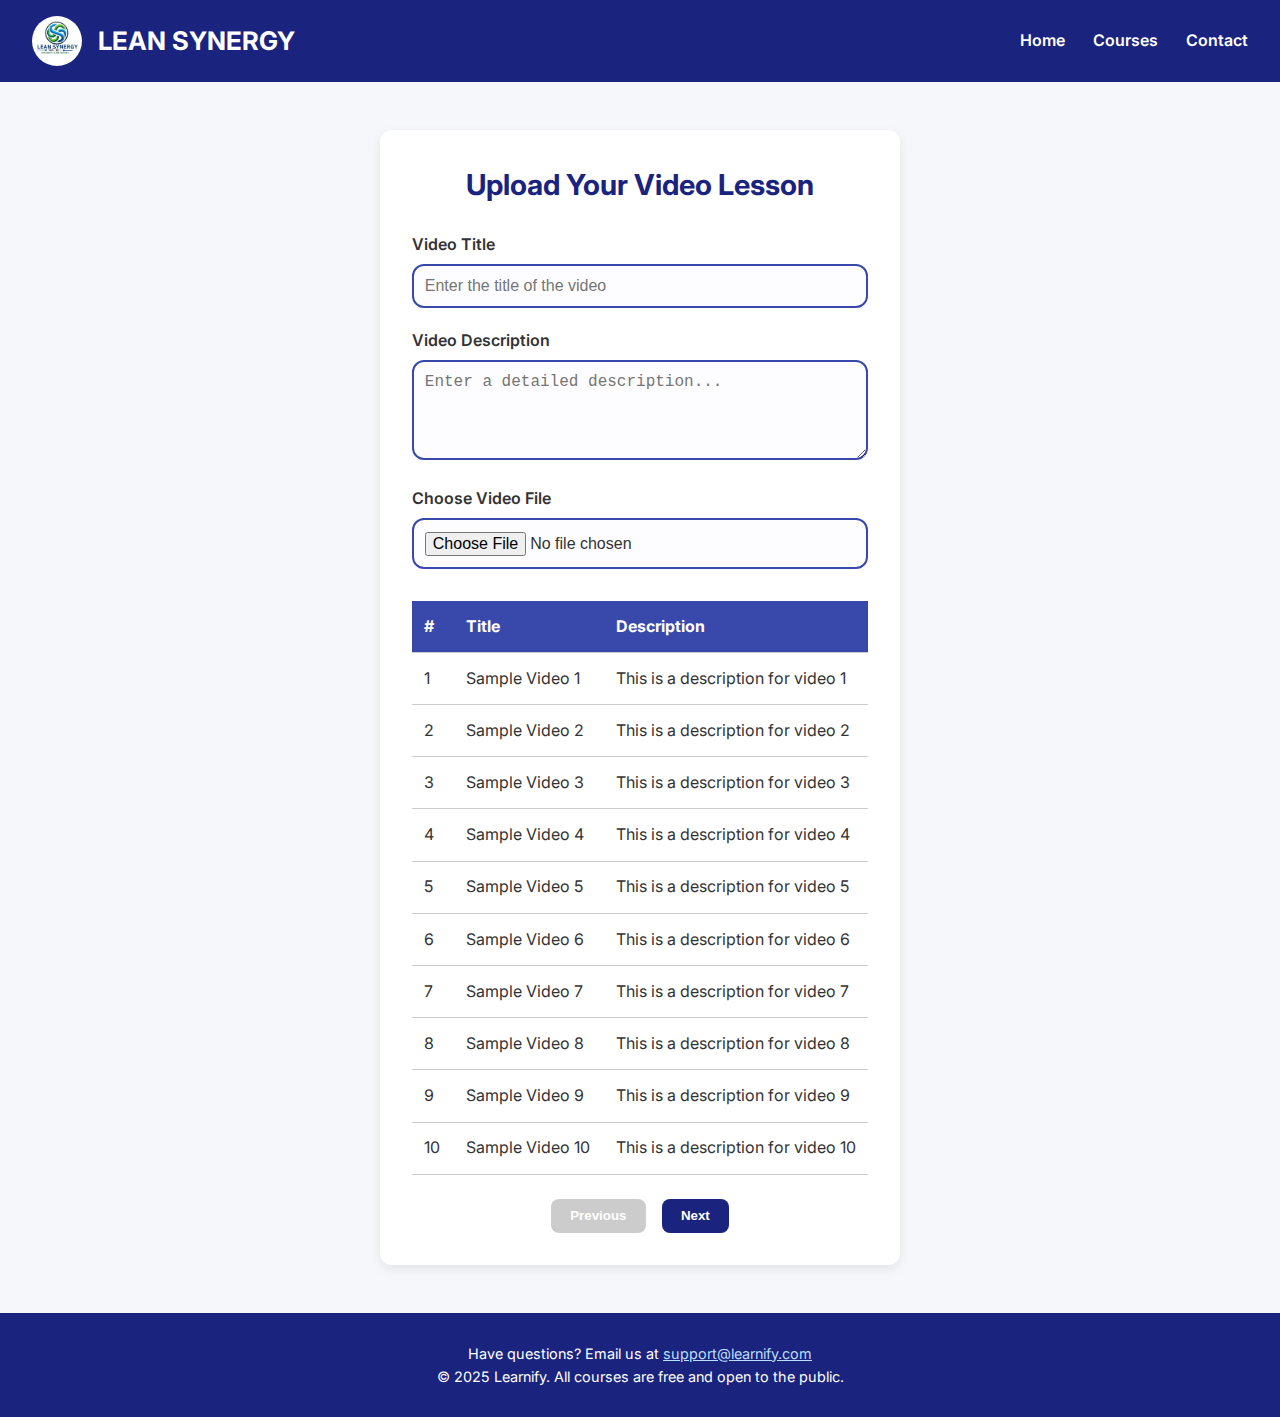
<file: admin.html>
<!DOCTYPE html>
<html lang="en">
<head>
  <meta charset="UTF-8" />
  <meta name="viewport" content="width=device-width, initial-scale=1" />
  <title>ProConsult Admin - Upload Videos</title>
  <link href="https://fonts.googleapis.com/css2?family=Inter:wght@400;600;700&display=swap" rel="stylesheet" />
  <style>
    :root {
      --primary-color: #1a237e;
      --accent-color: #3949ab;
      --light-bg: #f5f7fa;
      --text-color: #333;
      --border-radius: 12px;
      --shadow: 0 4px 12px rgba(0, 0, 0, 0.08);
    }

    * {
      margin: 0;
      padding: 0;
      box-sizing: border-box;
    }

    body {
      font-family: 'Inter', sans-serif;
      color: var(--text-color);
      background: var(--light-bg);
      line-height: 1.6;
      display: flex;
      flex-direction: column;
      min-height: 100vh;
    }

    header {
      background: var(--primary-color);
      color: #fff;
      padding: 1rem 2rem;
      display: flex;
      justify-content: space-between;
      align-items: center;
      flex-wrap: wrap;
    }

    .logo-container {
      display: flex;
      align-items: center;
    }

    .logo-container img {
      height: 50px;
      width: 50px;
      margin-right: 1rem;
      border-radius: 50%;
      object-fit: cover;
    }

    header h1 {
      font-size: 1.6rem;
    }

    nav a {
      color: #fff;
      margin-left: 1.5rem;
      text-decoration: none;
      font-weight: 600;
      transition: color 0.3s ease;
    }

    nav a:hover {
      color: var(--accent-color);
    }

    main {
      max-width: 900px;
      margin: 3rem auto;
      padding: 2rem;
      background: #fff;
      border-radius: var(--border-radius);
      box-shadow: var(--shadow);
    }

    main h2 {
      font-size: 1.8rem;
      color: var(--primary-color);
      margin-bottom: 1.5rem;
      text-align: center;
    }

    label {
      display: block;
      margin-top: 1.2rem;
      margin-bottom: 0.4rem;
      font-weight: 600;
      color: #333;
    }

    input[type="text"],
    textarea,
    input[type="file"] {
      width: 100%;
      padding: 0.7rem;
      border: 2px solid var(--accent-color);
      border-radius: var(--border-radius);
      font-size: 1rem;
      background: #fdfdff;
    }

    textarea {
      resize: vertical;
      min-height: 100px;
    }

    video {
      width: 100%;
      border-radius: var(--border-radius);
      margin-top: 1.5rem;
      display: none;
    }

    table {
      width: 100%;
      border-collapse: collapse;
      margin-top: 2rem;
    }

    th, td {
      padding: 0.8rem;
      text-align: left;
      border-bottom: 1px solid #ccc;
    }

    th {
      background: var(--accent-color);
      color: #fff;
    }

    .pagination {
      display: flex;
      justify-content: center;
      gap: 1rem;
      margin-top: 1.5rem;
    }

    .pagination button {
      background: var(--primary-color);
      color: white;
      border: none;
      padding: 0.6rem 1.2rem;
      border-radius: 8px;
      cursor: pointer;
      font-weight: 600;
    }

    .pagination button:disabled {
      background: #ccc;
      cursor: not-allowed;
    }

    footer {
      background: var(--primary-color);
      color: white;
      text-align: center;
      padding: 1.8rem 1rem;
      margin-top: auto;
      font-size: 0.9rem;
      user-select: none;
    }

    footer a {
      color: #bbdefb;
      text-decoration: underline;
    }

    footer a:hover {
      color: #90caf9;
    }

    @media (max-width: 600px) {
      header h1 {
        font-size: 1.3rem;
      }

      nav a {
        margin-left: 1rem;
        font-size: 0.9rem;
      }

      main h2 {
        font-size: 1.5rem;
      }
    }
  </style>
</head>
<body>

<header>
  <div class="logo-container">
    <img src="Jessi.jpg" alt="Lean Synergy Logo" />
    <h1>LEAN SYNERGY</h1>
  </div>
  <nav>
    <a href="index.html">Home</a>
    <a href="courses.html">Courses</a>
    <a href="contact.html">Contact</a>
  </nav>
</header>

<main>
  <h2>Upload Your Video Lesson</h2>

  <label for="videoTitle">Video Title</label>
  <input type="text" id="videoTitle" placeholder="Enter the title of the video" />

  <label for="videoDescription">Video Description</label>
  <textarea id="videoDescription" placeholder="Enter a detailed description..."></textarea>

  <label for="videoUpload">Choose Video File</label>
  <input type="file" id="videoUpload" accept="video/*" />

  <video id="videoPreview" controls>
    <source id="videoSource" src="" type="video/mp4" />
    Your browser does not support the video tag.
  </video>

  <table id="videoTable">
    <thead>
      <tr>
        <th>#</th>
        <th>Title</th>
        <th>Description</th>
      </tr>
    </thead>
    <tbody>
      <!-- Items will be injected here -->
    </tbody>
  </table>

  <div class="pagination">
    <button id="prevBtn" disabled>Previous</button>
    <button id="nextBtn">Next</button>
  </div>
</main>

<footer>
  <p>Have questions? Email us at <a href="mailto:support@learnify.com">support@learnify.com</a></p>
  <p>&copy; 2025 Learnify. All courses are free and open to the public.</p>
</footer>

<script>
  const videoUpload = document.getElementById('videoUpload');
  const videoPreview = document.getElementById('videoPreview');
  const videoSource = document.getElementById('videoSource');

  videoUpload.addEventListener('change', () => {
    const file = videoUpload.files[0];
    if (file) {
      const fileURL = URL.createObjectURL(file);
      videoSource.src = fileURL;
      videoPreview.load();
      videoPreview.style.display = 'block';
    } else {
      videoSource.src = '';
      videoPreview.style.display = 'none';
    }
  });

  // Sample data for testing pagination
  const sampleVideos = Array.from({ length: 45 }, (_, i) => ({
    title: `Sample Video ${i + 1}`,
    description: `This is a description for video ${i + 1}`
  }));

  const itemsPerPage = 10;
  let currentPage = 1;

  function renderTable() {
    const tbody = document.querySelector('#videoTable tbody');
    tbody.innerHTML = '';

    const start = (currentPage - 1) * itemsPerPage;
    const end = start + itemsPerPage;
    const pageItems = sampleVideos.slice(start, end);

    pageItems.forEach((item, index) => {
      const row = `<tr>
        <td>${start + index + 1}</td>
        <td>${item.title}</td>
        <td>${item.description}</td>
      </tr>`;
      tbody.insertAdjacentHTML('beforeend', row);
    });

    document.getElementById('prevBtn').disabled = currentPage === 1;
    document.getElementById('nextBtn').disabled = end >= sampleVideos.length;
  }

  document.getElementById('prevBtn').addEventListener('click', () => {
    if (currentPage > 1) {
      currentPage--;
      renderTable();
    }
  });

  document.getElementById('nextBtn').addEventListener('click', () => {
    const maxPage = Math.ceil(sampleVideos.length / itemsPerPage);
    if (currentPage < maxPage) {
      currentPage++;
      renderTable();
    }
  });

  // Initial render
  renderTable();
</script>

</body>
</html>
</file>
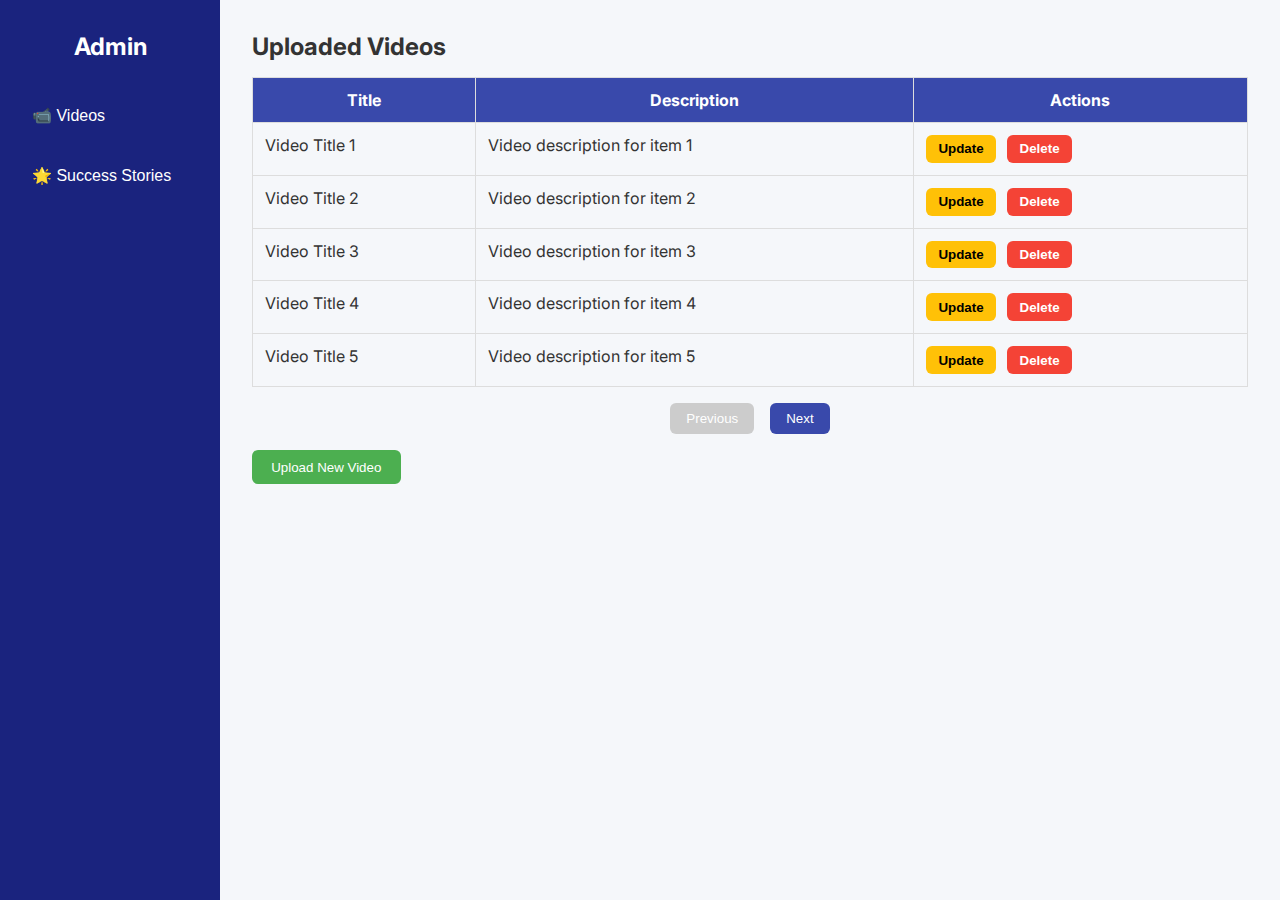
<file: admintest.html>
<!DOCTYPE html>
<html lang="en">
<head>
  <meta charset="UTF-8" />
  <meta name="viewport" content="width=device-width, initial-scale=1.0"/>
  <title>Admin Dashboard</title>
  <link href="https://fonts.googleapis.com/css2?family=Inter:wght@400;600;700&display=swap" rel="stylesheet">
  <style>
    :root {
      --primary-color: #1a237e;
      --accent-color: #3949ab;
      --light-bg: #f5f7fa;
      --text-color: #333;
      --border-radius: 12px;
      --shadow: 0 4px 12px rgba(0, 0, 0, 0.08);
    }

    * {
      box-sizing: border-box;
      margin: 0;
      padding: 0;
    }

    body {
      font-family: 'Inter', sans-serif;
      display: flex;
      min-height: 100vh;
      background: var(--light-bg);
      color: var(--text-color);
    }

    .sidebar {
      width: 220px;
      background: var(--primary-color);
      color: white;
      padding: 2rem 1rem;
      display: flex;
      flex-direction: column;
    }

    .sidebar h2 {
      margin-bottom: 2rem;
      text-align: center;
    }

    .sidebar button {
      background: none;
      color: white;
      border: none;
      padding: 0.8rem 1rem;
      text-align: left;
      font-size: 1rem;
      margin-bottom: 1rem;
      cursor: pointer;
      transition: background 0.3s;
      border-radius: 6px;
    }

    .sidebar button:hover {
      background: var(--accent-color);
    }

    .main {
      flex: 1;
      padding: 2rem;
    }

    h2 {
      margin-bottom: 1rem;
    }

    input, textarea {
      width: 100%;
      padding: 0.6rem;
      margin-top: 0.5rem;
      margin-bottom: 1rem;
      border-radius: 6px;
      border: 1px solid #ccc;
    }

    table {
      width: 100%;
      border-collapse: collapse;
      margin-top: 1rem;
    }

    table th, table td {
      border: 1px solid #ddd;
      padding: 0.75rem;
      vertical-align: top;
    }

    table thead {
      background-color: var(--accent-color);
      color: white;
    }

    table img {
      max-width: 100px;
      border-radius: 6px;
    }

    .action-btn {
      padding: 0.4rem 0.8rem;
      border-radius: 6px;
      font-weight: bold;
      cursor: pointer;
      margin-right: 0.4rem;
    }

    .update-btn {
      background: #ffc107;
      border: none;
    }

    .delete-btn {
      background: #f44336;
      border: none;
      color: white;
    }

    .upload-btn {
      margin-top: 1rem;
      background: #4caf50;
      color: white;
      border: none;
      padding: 0.6rem 1.2rem;
      border-radius: 6px;
      cursor: pointer;
    }

    .modal {
      display: none;
      position: fixed;
      z-index: 1000;
      left: 0; top: 0;
      width: 100%; height: 100%;
      background-color: rgba(0,0,0,0.4);
    }

    .modal-content {
      background-color: #fff;
      margin: 5% auto;
      padding: 2rem;
      border-radius: var(--border-radius);
      width: 90%;
      max-width: 700px;
      position: relative;
    }

    .modal h3 {
      margin-bottom: 1rem;
    }

    .close {
      position: absolute;
      right: 1rem;
      top: 1rem;
      cursor: pointer;
      font-size: 1.2rem;
    }

    .hidden {
      display: none;
    }

    .pagination {
      margin-top: 1rem;
      display: flex;
      justify-content: center;
      gap: 1rem;
    }

    .pagination button {
      padding: 0.5rem 1rem;
      border: none;
      border-radius: 6px;
      background-color: var(--accent-color);
      color: white;
      cursor: pointer;
    }

    .pagination button:disabled {
      background-color: #ccc;
      cursor: default;
    }
  </style>
</head>
<body>

  <div class="sidebar">
    <h2>Admin</h2>
    <button onclick="showSection('videos')">📹 Videos</button>
    <button onclick="showSection('stories')">🌟 Success Stories</button>
  </div>

  <div class="main">
    <!-- VIDEOS SECTION -->
    <div id="videosSection">
      <h2>Uploaded Videos</h2>
      <table id="videoTable">
        <thead>
          <tr>
            <th>Title</th>
            <th>Description</th>
            <th>Actions</th>
          </tr>
        </thead>
        <tbody></tbody>
      </table>
      <div class="pagination">
        <button onclick="changePage('video', -1)" id="prevVideo">Previous</button>
        <button onclick="changePage('video', 1)" id="nextVideo">Next</button>
      </div>
      <button class="upload-btn" onclick="openModal('video')">Upload New Video</button>
    </div>

    <!-- SUCCESS STORIES SECTION -->
    <div id="storiesSection" class="hidden">
      <h2>Success Stories</h2>
      <table id="storyTable">
        <thead>
          <tr>
            <th>Image</th>
            <th>Title</th>
            <th>Description</th>
            <th>Actions</th>
          </tr>
        </thead>
        <tbody></tbody>
      </table>
      <div class="pagination">
        <button onclick="changePage('story', -1)" id="prevStory">Previous</button>
        <button onclick="changePage('story', 1)" id="nextStory">Next</button>
      </div>
      <button class="upload-btn" onclick="openModal('story')">Upload New Story</button>
    </div>
  </div>

  <!-- SHARED MODAL -->
  <div id="uploadModal" class="modal">
    <div class="modal-content">
      <span class="close" onclick="closeModal()">×</span>
      <h3 id="modalTitleHeader">Upload</h3>
      <input type="text" id="itemTitle" placeholder="Title" />
      <textarea id="itemDesc" placeholder="Description"></textarea>
      <input type="file" id="itemFile" accept="image/*,video/*" />
      <button class="upload-btn" onclick="submitUpload()">Submit</button>
    </div>
  </div>

<script>
  let videos = Array.from({ length: 24 }, (_, i) => ({
    id: i + 1,
    title: `Video Title ${i + 1}`,
    description: `Video description for item ${i + 1}`
  }));

  let stories = Array.from({ length: 16 }, (_, i) => ({
    id: i + 1,
    title: `Story ${i + 1}`,
    description: `Inspiring story number ${i + 1}`,
    image: ""
  }));

  let currentType = null;
  let currentEditId = null;

  let videoPage = 0;
  let storyPage = 0;
  const itemsPerPage = 5;

  function showSection(section) {
    document.getElementById("videosSection").classList.add("hidden");
    document.getElementById("storiesSection").classList.add("hidden");
    document.getElementById(section + "Section").classList.remove("hidden");
  }

  function renderTables() {
    const render = (data, tbodySelector, type, page) => {
      const tbody = document.querySelector(tbodySelector);
      tbody.innerHTML = "";
      const start = page * itemsPerPage;
      const pageData = data.slice(start, start + itemsPerPage);

      pageData.forEach(item => {
        const row = type === "video"
          ? `<tr>
              <td>${item.title}</td>
              <td>${item.description}</td>
              <td>
                <button class="action-btn update-btn" onclick="editItem('${type}', ${item.id})">Update</button>
                <button class="action-btn delete-btn" onclick="deleteItem('${type}', ${item.id})">Delete</button>
              </td>
            </tr>`
          : `<tr>
              <td>${item.image ? `<img src="${item.image}" alt="Story Image" />` : 'No Image'}</td>
              <td>${item.title}</td>
              <td>${item.description}</td>
              <td>
                <button class="action-btn update-btn" onclick="editItem('${type}', ${item.id})">Update</button>
                <button class="action-btn delete-btn" onclick="deleteItem('${type}', ${item.id})">Delete</button>
              </td>
            </tr>`;
        tbody.insertAdjacentHTML("beforeend", row);
      });

      document.getElementById(`prev${type.charAt(0).toUpperCase() + type.slice(1)}`).disabled = page === 0;
      document.getElementById(`next${type.charAt(0).toUpperCase() + type.slice(1)}`).disabled = start + itemsPerPage >= data.length;
    };

    render(videos, "#videoTable tbody", "video", videoPage);
    render(stories, "#storyTable tbody", "story", storyPage);
  }

  function changePage(type, direction) {
    if (type === "video") {
      videoPage += direction;
    } else {
      storyPage += direction;
    }
    renderTables();
  }

  function openModal(type) {
    currentType = type;
    currentEditId = null;
    document.getElementById("modalTitleHeader").textContent = type === 'video' ? "Upload Video" : "Upload Story";
    document.getElementById("itemTitle").value = '';
    document.getElementById("itemDesc").value = '';
    document.getElementById("itemFile").value = '';
    document.getElementById("uploadModal").style.display = 'block';
  }

  function closeModal() {
    document.getElementById("uploadModal").style.display = 'none';
  }

  function submitUpload() {
    const title = document.getElementById("itemTitle").value.trim();
    const desc = document.getElementById("itemDesc").value.trim();
    const file = document.getElementById("itemFile").files[0];

    if (!title || !desc) {
      alert("Please fill out all fields.");
      return;
    }

    if (currentType === "video") {
      if (currentEditId) {
        const item = videos.find(v => v.id === currentEditId);
        item.title = title;
        item.description = desc;
      } else {
        videos.push({ id: Date.now(), title, description: desc });
      }
    } else {
      const imageURL = file ? URL.createObjectURL(file) : '';
      if (currentEditId) {
        const item = stories.find(s => s.id === currentEditId);
        item.title = title;
        item.description = desc;
        if (imageURL) item.image = imageURL;
      } else {
        stories.push({ id: Date.now(), title, description: desc, image: imageURL });
      }
    }

    renderTables();
    closeModal();
  }

  function editItem(type, id) {
    currentType = type;
    currentEditId = id;
    const item = type === 'video' ? videos.find(v => v.id === id) : stories.find(s => s.id === id);
    if (item) {
      document.getElementById("modalTitleHeader").textContent = `Edit ${type === 'video' ? 'Video' : 'Story'}`;
      document.getElementById("itemTitle").value = item.title;
      document.getElementById("itemDesc").value = item.description;
      document.getElementById("itemFile").value = '';
      document.getElementById("uploadModal").style.display = 'block';
    }
  }

  function deleteItem(type, id) {
    if (!confirm("Are you sure you want to delete this item?")) return;
    if (type === 'video') {
      videos = videos.filter(v => v.id !== id);
    } else {
      stories = stories.filter(s => s.id !== id);
    }
    renderTables();
  }

  renderTables();
</script>

</body>
</html>
</file>
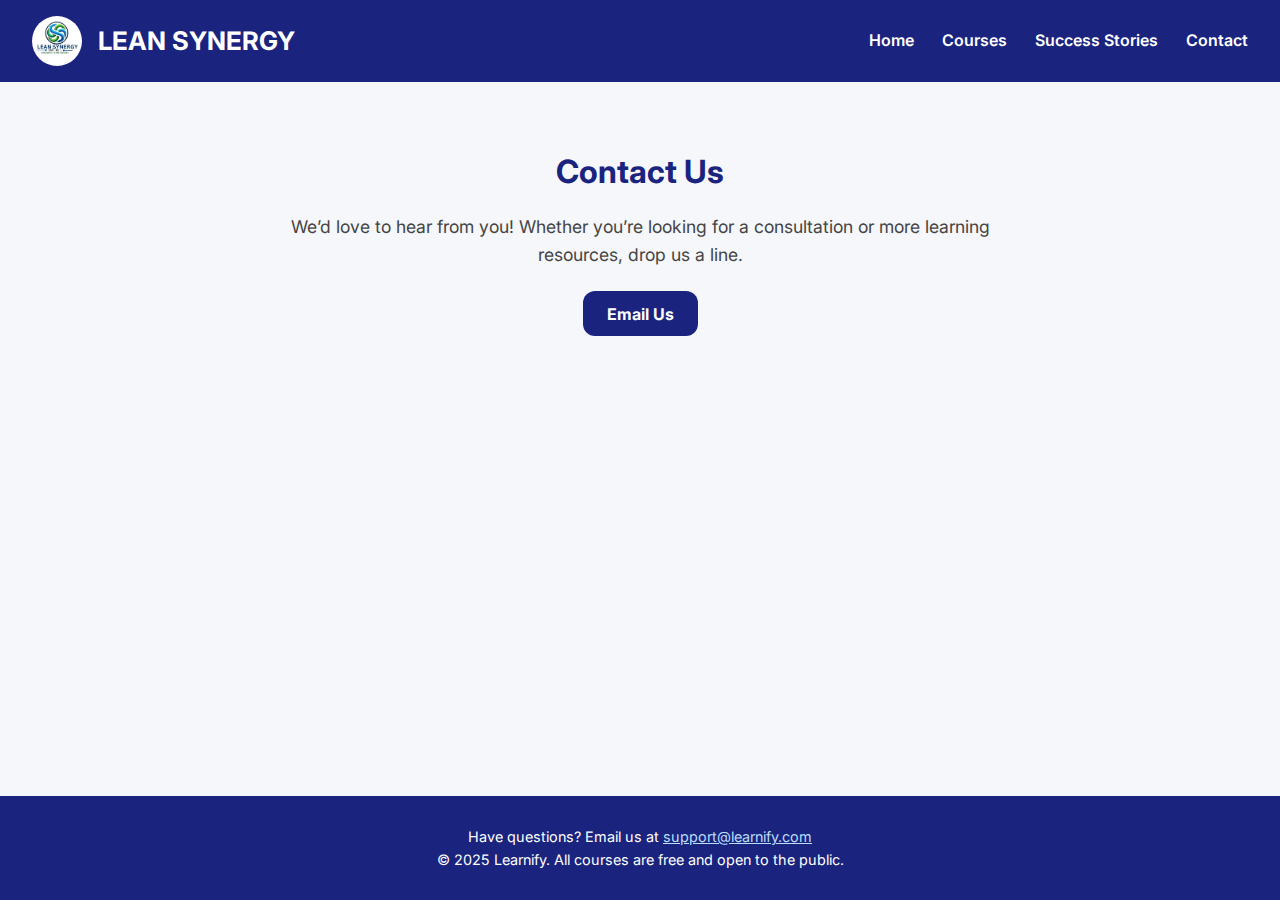
<file: contact.html>
<!DOCTYPE html>
<html lang="en">
<head>
  <meta charset="UTF-8" />
  <meta name="viewport" content="width=device-width, initial-scale=1.0"/>
  <title>Contact Us | Lean Synergy</title>
  <link href="https://fonts.googleapis.com/css2?family=Inter:wght@400;600;700&display=swap" rel="stylesheet">
  <style>
    :root {
      --primary-color: #1a237e;
      --accent-color: #3949ab;
      --light-bg: #f5f7fa;
      --text-color: #333;
      --border-radius: 12px;
      --shadow: 0 4px 12px rgba(0, 0, 0, 0.08);
    }

    * {
      margin: 0;
      padding: 0;
      box-sizing: border-box;
    }

    html, body {
      height: 100%;
    }

    body {
      font-family: 'Inter', sans-serif;
      color: var(--text-color);
      background: var(--light-bg);
      display: flex;
      flex-direction: column;
      min-height: 100vh;
      line-height: 1.6;
    }

    header {
      background: var(--primary-color);
      color: #fff;
      padding: 1rem 2rem;
      display: flex;
      justify-content: space-between;
      align-items: center;
      flex-wrap: wrap;
    }

    .logo-container {
      display: flex;
      align-items: center;
    }

    .logo-container img {
      height: 50px;
      width: 50px;
      margin-right: 1rem;
      border-radius: 50%;
      object-fit: cover;
    }

    header h1 {
      font-size: 1.6rem;
    }

    nav a {
      color: #fff;
      margin-left: 1.5rem;
      text-decoration: none;
      font-weight: 600;
      transition: color 0.3s ease;
    }

    nav a:hover {
      color: var(--accent-color);
    }

    main {
      flex: 1;
      padding: 4rem 2rem;
      max-width: 800px;
      margin: auto;
      text-align: center;
    }

    main h2 {
      font-size: 2rem;
      margin-bottom: 1rem;
      color: var(--primary-color);
    }

    main p {
      font-size: 1.1rem;
      margin-bottom: 2rem;
      line-height: 1.6;
      color: #444;
    }

    .btn {
      padding: 0.8rem 1.5rem;
      background: var(--primary-color);
      color: white;
      border: none;
      border-radius: var(--border-radius);
      text-decoration: none;
      font-weight: 700;
      cursor: pointer;
      transition: background-color 0.3s ease;
    }

    .btn:hover {
      background: var(--accent-color);
    }

    footer {
      background: var(--primary-color);
      color: white;
      text-align: center;
      padding: 1.8rem 1rem;
      font-size: 0.9rem;
      user-select: none;
      margin-top: auto;
    }

    footer a {
      color: #bbdefb;
      text-decoration: underline;
      transition: color 0.3s ease;
    }

    footer a:hover {
      color: #90caf9;
    }

    @media (max-width: 600px) {
      header h1 {
        font-size: 1.3rem;
      }

      .logo-container img {
        height: 40px;
        width: 40px;
      }

      nav a {
        margin-left: 1rem;
        font-size: 0.9rem;
      }
    }
  </style>
</head>
<body>

  <header>
    <div class="logo-container">
      <img src="images/Jessi.jpg" alt="Lean Synergy Logo" />
      <h1>LEAN SYNERGY</h1>
    </div>
    <nav>
      <a href="index.html">Home</a>
      <a href="courses.html">Courses</a>
      <a href="successStories.html">Success Stories</a>
      <a href="contact.html">Contact</a>
    </nav>
  </header>

  <main>
    <h2>Contact Us</h2>
    <p>We’d love to hear from you! Whether you’re looking for a consultation or more learning resources, drop us a line.</p>
    <a href="mailto:contact@proconsult.com" class="btn">Email Us</a>
  </main>

  <footer>
    <p>Have questions? Email us at <a href="mailto:support@learnify.com">support@learnify.com</a></p>
    <p>&copy; 2025 Learnify. All courses are free and open to the public.</p>
  </footer>

</body>
</html>
</file>
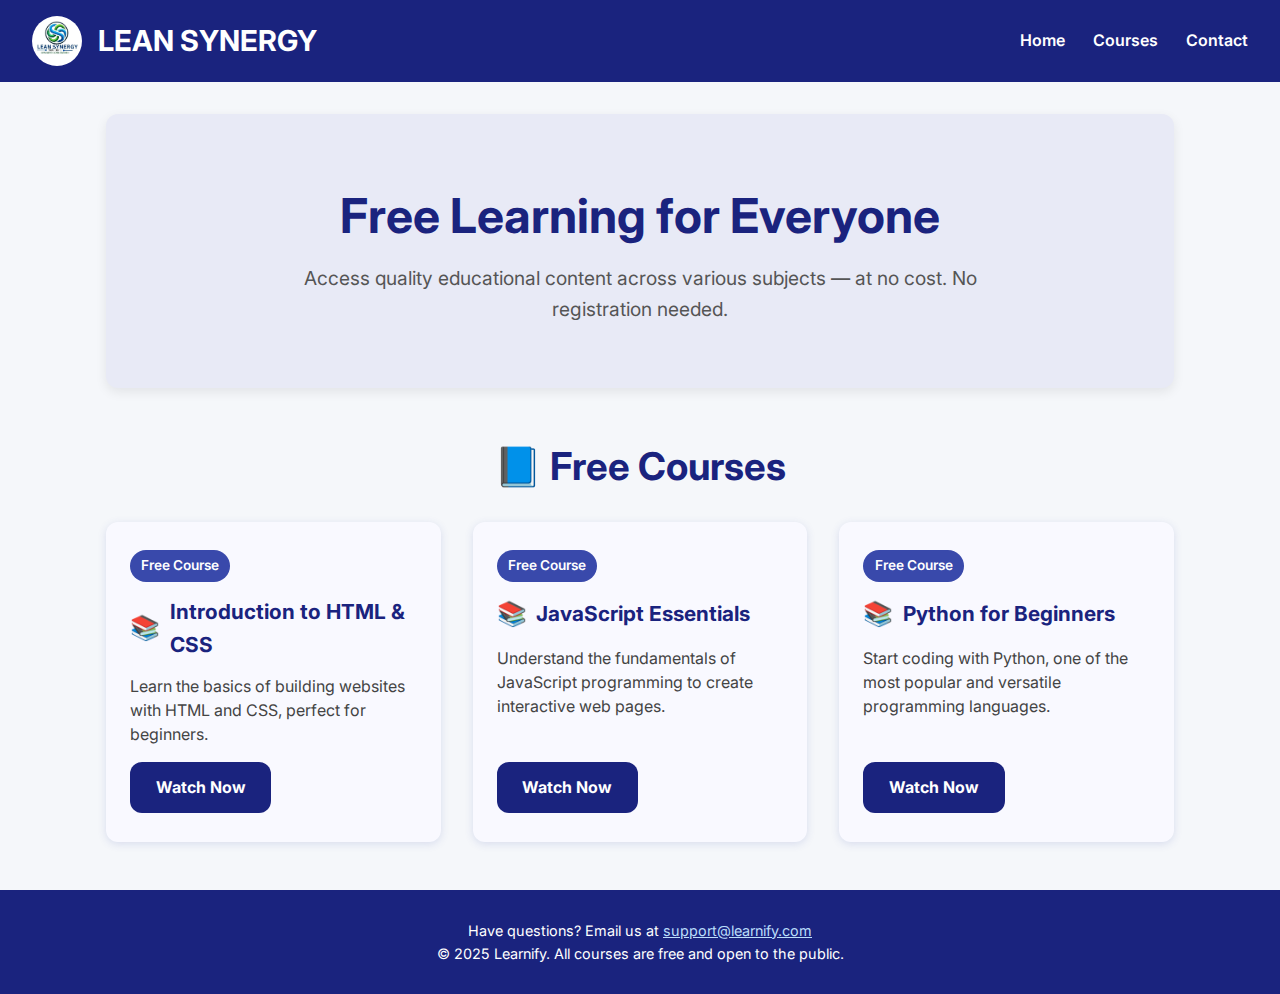
<file: courses.html>
<!DOCTYPE html> 
<html lang="en">
<head>
  <meta charset="UTF-8" />
  <meta name="viewport" content="width=device-width, initial-scale=1" />
  <title>Learnify - Free Courses for Everyone</title>
  <link href="https://fonts.googleapis.com/css2?family=Inter:wght@400;600;700&display=swap" rel="stylesheet" />
  <style>
    :root {
      --primary-color: #1a237e;
      --accent-color: #3949ab;
      --light-bg: #f5f7fa;
      --text-color: #333;
      --border-radius: 12px;
      --shadow: 0 4px 12px rgba(0, 0, 0, 0.08);
    }

    * {
      margin: 0;
      padding: 0;
      box-sizing: border-box;
    }

    body {
      font-family: 'Inter', sans-serif;
      color: var(--text-color);
      background: var(--light-bg);
      line-height: 1.6;
    }

    header {
      background: var(--primary-color);
      color: #fff;
      padding: 1rem 2rem;
      display: flex;
      justify-content: space-between;
      align-items: center;
      flex-wrap: wrap;
    }

    .logo-container {
      display: flex;
      align-items: center;
    }

    .logo-container img {
      height: 50px;
      width: 50px;
      margin-right: 1rem;
      border-radius: 50%;
      object-fit: cover;
    }

    header h1 {
      font-size: 1.8rem;
      font-weight: 700;
    }

    nav a {
      color: #fff;
      margin-left: 1.5rem;
      text-decoration: none;
      font-weight: 600;
      transition: color 0.3s ease;
    }

    nav a:hover {
      color: var(--accent-color);
    }

    .container {
      max-width: 1100px;
      margin: 2rem auto;
      padding: 0 1rem;
    }

    .hero {
      text-align: center;
      padding: 4rem 2rem;
      background: #e8eaf6;
      border-radius: var(--border-radius);
      box-shadow: var(--shadow);
      margin-bottom: 3rem;
    }

    .hero h2 {
      font-size: 3rem;
      color: var(--primary-color);
      margin-bottom: 0.5rem;
    }

    .hero p {
      font-size: 1.2rem;
      color: #555;
      max-width: 700px;
      margin-left: auto;
      margin-right: auto;
    }

    h2.section-title {
      text-align: center;
      color: var(--primary-color);
      margin-bottom: 1.5rem;
      font-size: 2.4rem;
    }

    .course-list {
      display: grid;
      grid-template-columns: repeat(auto-fit, minmax(280px, 1fr));
      gap: 2rem;
    }

    .course-card {
      background: #f9f9ff;
      border-radius: var(--border-radius);
      box-shadow: 0 2px 8px rgba(57, 73, 171, 0.15);
      overflow: hidden;
      transition: transform 0.3s ease, box-shadow 0.3s ease;
      padding: 1.8rem 1.5rem;
      display: flex;
      flex-direction: column;
      justify-content: space-between;
    }

    .course-card:hover {
      transform: translateY(-5px);
      box-shadow: 0 6px 16px rgba(57, 73, 171, 0.3);
    }

    .course-card h3 {
      font-size: 1.3rem;
      margin-bottom: 0.8rem;
      color: var(--primary-color);
      display: flex;
      align-items: center;
    }

    .course-card h3::before {
      content: "📚 ";
      font-size: 1.5rem;
      margin-right: 0.6rem;
    }

    .free-badge {
      display: inline-block;
      background: var(--accent-color);
      color: white;
      padding: 0.3rem 0.7rem;
      border-radius: 20px;
      font-size: 0.85rem;
      margin-bottom: 0.8rem;
      font-weight: 600;
      width: fit-content;
    }

    .course-card p {
      flex-grow: 1;
      color: #444;
      font-size: 1rem;
      margin-bottom: 1rem;
      line-height: 1.5;
    }

    .watch-now {
      display: inline-block;
      padding: 0.8rem 1.6rem;
      background: var(--primary-color);
      color: white;
      border-radius: var(--border-radius);
      text-decoration: none;
      font-weight: 700;
      transition: background-color 0.3s ease;
      align-self: flex-start;
    }

    .watch-now:hover {
      background: var(--accent-color);
    }

    footer {
      background: var(--primary-color);
      color: white;
      text-align: center;
      padding: 1.8rem 1rem;
      margin-top: 3rem;
      font-size: 0.9rem;
      user-select: none;
    }

    footer a {
      color: #bbdefb;
      text-decoration: underline;
    }

    footer a:hover {
      color: #90caf9;
    }

    @media (max-width: 768px) {
      nav a {
        margin-left: 1rem;
        font-size: 0.95rem;
      }
      .hero h2 {
        font-size: 2.2rem;
      }
    }

    @media (max-width: 480px) {
      .course-card {
        padding: 1.2rem 1rem;
      }
      .course-card h3 {
        font-size: 1.1rem;
      }
      .watch-now {
        padding: 0.6rem 1.2rem;
        font-size: 0.9rem;
      }
    }
  </style>
</head>
<body>

<header>
  <div class="logo-container">
    <img src="Jessi.jpg" alt="Lean Synergy Logo" />
    <h1>LEAN SYNERGY</h1>
  </div>
  <nav>
    <a href="index.html">Home</a>
    <a href="courses.html">Courses</a>
    <a href="contact.html">Contact</a>
  </nav>
</header>

<main class="container">

  <section class="hero">
    <h2>Free Learning for Everyone</h2>
    <p>Access quality educational content across various subjects — at no cost. No registration needed.</p>
  </section>

  <section id="courses">
    <h2 class="section-title">📘 Free Courses</h2>
    <div class="course-list">

      <div class="course-card">
        <span class="free-badge">Free Course</span>
        <h3>Introduction to HTML & CSS</h3>
        <p>Learn the basics of building websites with HTML and CSS, perfect for beginners.</p>
        <a href="watch.html" class="watch-now">Watch Now</a>
      </div>

      <div class="course-card">
        <span class="free-badge">Free Course</span>
        <h3>JavaScript Essentials</h3>
        <p>Understand the fundamentals of JavaScript programming to create interactive web pages.</p>
        <a href="watch.html" class="watch-now">Watch Now</a>
      </div>

      <div class="course-card">
        <span class="free-badge">Free Course</span>
        <h3>Python for Beginners</h3>
        <p>Start coding with Python, one of the most popular and versatile programming languages.</p>
        <a href="watch.html" class="watch-now">Watch Now</a>
      </div>

    </div>
  </section>

</main>

<footer id="contact">
  <p>Have questions? Email us at <a href="mailto:support@learnify.com">support@learnify.com</a></p>
  <p>&copy; 2025 Learnify. All courses are free and open to the public.</p>
</footer>

</body>
</html>
</file>
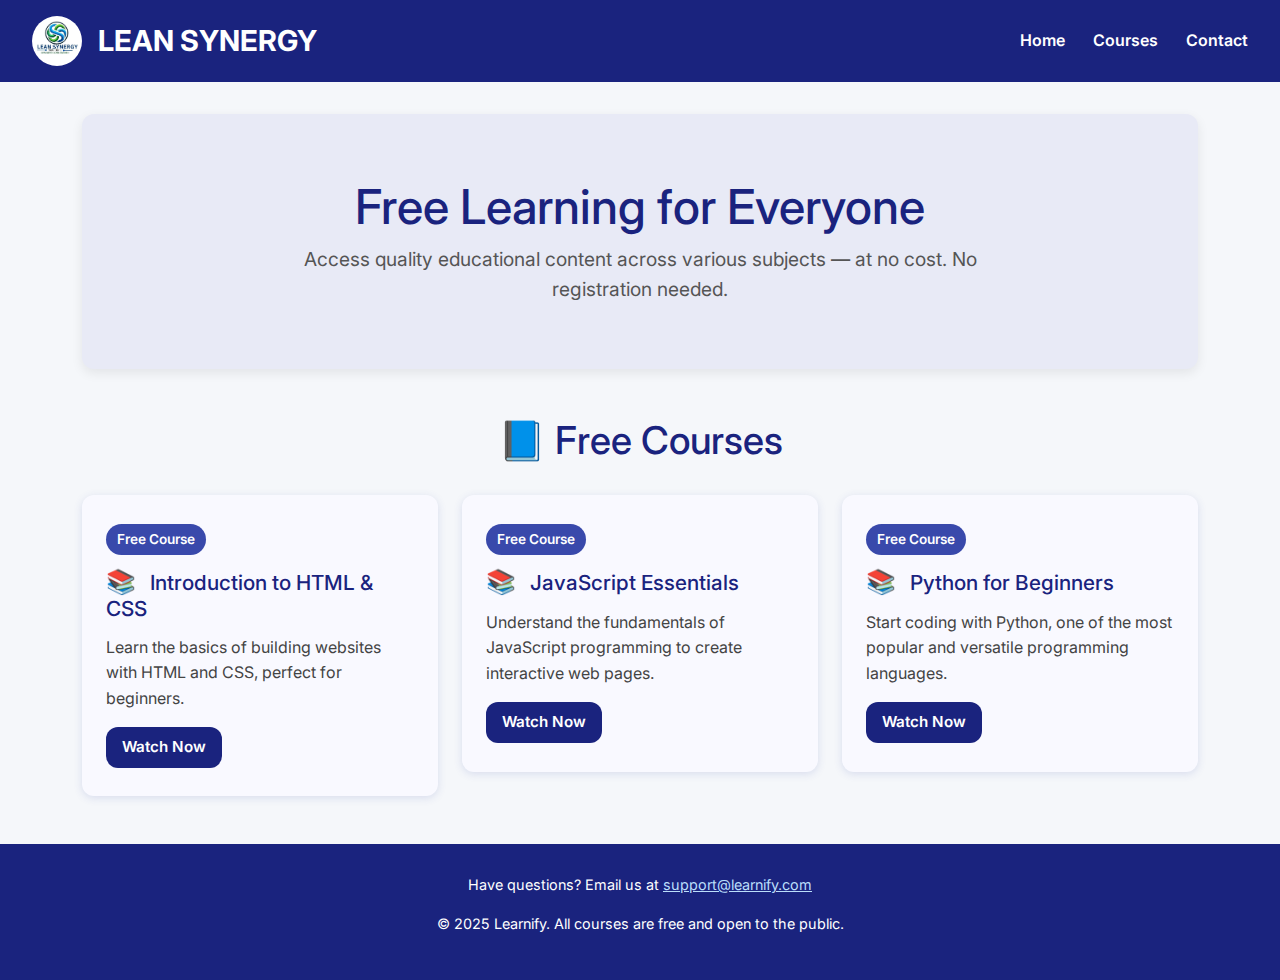
<file: courses_new.html>
<!DOCTYPE html>
<html lang="en">
<head>
  <meta charset="UTF-8" />
  <meta name="viewport" content="width=device-width, initial-scale=1" />
  <title>Learnify - Free Courses for Everyone</title>

  <!-- Google Fonts -->
  <link href="https://fonts.googleapis.com/css2?family=Inter:wght@400;600;700&display=swap" rel="stylesheet" />

  <!-- Bootstrap CSS -->
  <link href="https://cdn.jsdelivr.net/npm/bootstrap@5.3.3/dist/css/bootstrap.min.css" rel="stylesheet" />

  <style>
    :root {
      --primary-color: #1a237e;
      --accent-color: #3949ab;
      --light-bg: #f5f7fa;
      --text-color: #333;
      --border-radius: 12px;
      --shadow: 0 4px 12px rgba(0, 0, 0, 0.08);
    }

    body {
      font-family: 'Inter', sans-serif;
      color: var(--text-color);
      background: var(--light-bg);
      line-height: 1.6;
    }

    header {
      background: var(--primary-color);
      color: #fff;
      padding: 1rem 2rem;
      display: flex;
      justify-content: space-between;
      align-items: center;
      flex-wrap: wrap;
    }

    .logo-container {
      display: flex;
      align-items: center;
    }

    .logo-container img {
      height: 50px;
      width: 50px;
      margin-right: 1rem;
      border-radius: 50%;
      object-fit: cover;
    }

    header h1 {
      font-size: 1.8rem;
      font-weight: 700;
      margin: 0;
    }

    nav a {
      color: #fff;
      margin-left: 1.5rem;
      text-decoration: none;
      font-weight: 600;
      transition: color 0.3s ease;
    }

    nav a:hover {
      color: var(--accent-color);
    }

    .hero {
      text-align: center;
      padding: 4rem 2rem;
      background: #e8eaf6;
      border-radius: var(--border-radius);
      box-shadow: var(--shadow);
      margin: 2rem auto 3rem;
    }

    .hero h2 {
      font-size: 3rem;
      color: var(--primary-color);
      margin-bottom: 0.5rem;
    }

    .hero p {
      font-size: 1.2rem;
      color: #555;
      max-width: 700px;
      margin: 0 auto;
    }

    .section-title {
      text-align: center;
      color: var(--primary-color);
      margin-bottom: 2rem;
      font-size: 2.4rem;
    }

    .course-box {
      background: #f9f9ff;
      border-radius: var(--border-radius);
      box-shadow: 0 2px 8px rgba(57, 73, 171, 0.15);
      padding: 1.8rem 1.5rem;
      transition: transform 0.3s ease, box-shadow 0.3s ease;
    }

    .course-box:hover {
      transform: translateY(-5px);
      box-shadow: 0 6px 16px rgba(57, 73, 171, 0.3);
    }

    .free-badge {
      display: inline-block;
      background: var(--accent-color);
      color: white;
      padding: 0.3rem 0.7rem;
      border-radius: 20px;
      font-size: 0.85rem;
      font-weight: 600;
      margin-bottom: 0.8rem;
    }

    .course-box h3 {
      font-size: 1.3rem;
      color: var(--primary-color);
      margin-bottom: 0.8rem;
    }

    .course-box h3::before {
      content: "📚 ";
      font-size: 1.5rem;
      margin-right: 0.5rem;
    }

    .course-box p {
      color: #444;
      font-size: 1rem;
      margin-bottom: 1rem;
    }

    .watch-now {
      background: var(--primary-color);
      color: white;
      border-radius: var(--border-radius);
      text-decoration: none;
      font-weight: 600;
      font-size: 0.95rem;
      padding: 0.5rem 1rem;
      display: inline-block;
      white-space: nowrap;
      width: auto;
    }

    .watch-now:hover {
      background: var(--accent-color);
      color: white;
    }

    footer {
      background: var(--primary-color);
      color: white;
      text-align: center;
      padding: 1.8rem 1rem;
      margin-top: 3rem;
      font-size: 0.9rem;
      user-select: none;
    }

    footer a {
      color: #bbdefb;
      text-decoration: underline;
    }

    footer a:hover {
      color: #90caf9;
    }
  </style>
</head>
<body>

<!-- Header -->
<header>
  <div class="logo-container">
    <img src="Jessi.jpg" alt="Lean Synergy Logo" />
    <h1>LEAN SYNERGY</h1>
  </div>
  <nav class="mt-3 mt-md-0">
    <a href="index.html">Home</a>
    <a href="courses.html">Courses</a>
    <a href="contact.html">Contact</a>
  </nav>
</header>

<!-- Main Content -->
<main class="container">

  <!-- Hero Section -->
  <section class="hero">
    <h2>Free Learning for Everyone</h2>
    <p>Access quality educational content across various subjects — at no cost. No registration needed.</p>
  </section>

  <!-- Courses -->
  <section id="courses">
    <h2 class="section-title">📘 Free Courses</h2>
    <div class="row g-4">

      <div class="col-md-4">
        <div class="course-box">
          <span class="free-badge">Free Course</span>
          <h3>Introduction to HTML & CSS</h3>
          <p>Learn the basics of building websites with HTML and CSS, perfect for beginners.</p>
          <a href="watch.html" class="watch-now">Watch Now</a>
        </div>
      </div>

      <div class="col-md-4">
        <div class="course-box">
          <span class="free-badge">Free Course</span>
          <h3>JavaScript Essentials</h3>
          <p>Understand the fundamentals of JavaScript programming to create interactive web pages.</p>
          <a href="watch.html" class="watch-now">Watch Now</a>
        </div>
      </div>

      <div class="col-md-4">
        <div class="course-box">
          <span class="free-badge">Free Course</span>
          <h3>Python for Beginners</h3>
          <p>Start coding with Python, one of the most popular and versatile programming languages.</p>
          <a href="watch.html" class="watch-now">Watch Now</a>
        </div>
      </div>

    </div>
  </section>

</main>

<!-- Footer -->
<footer id="contact">
  <p>Have questions? Email us at <a href="mailto:support@learnify.com">support@learnify.com</a></p>
  <p>&copy; 2025 Learnify. All courses are free and open to the public.</p>
</footer>

<!-- Bootstrap Bundle -->
<script src="https://cdn.jsdelivr.net/npm/bootstrap@5.3.3/dist/js/bootstrap.bundle.min.js"></script>

</body>
</html>
</file>
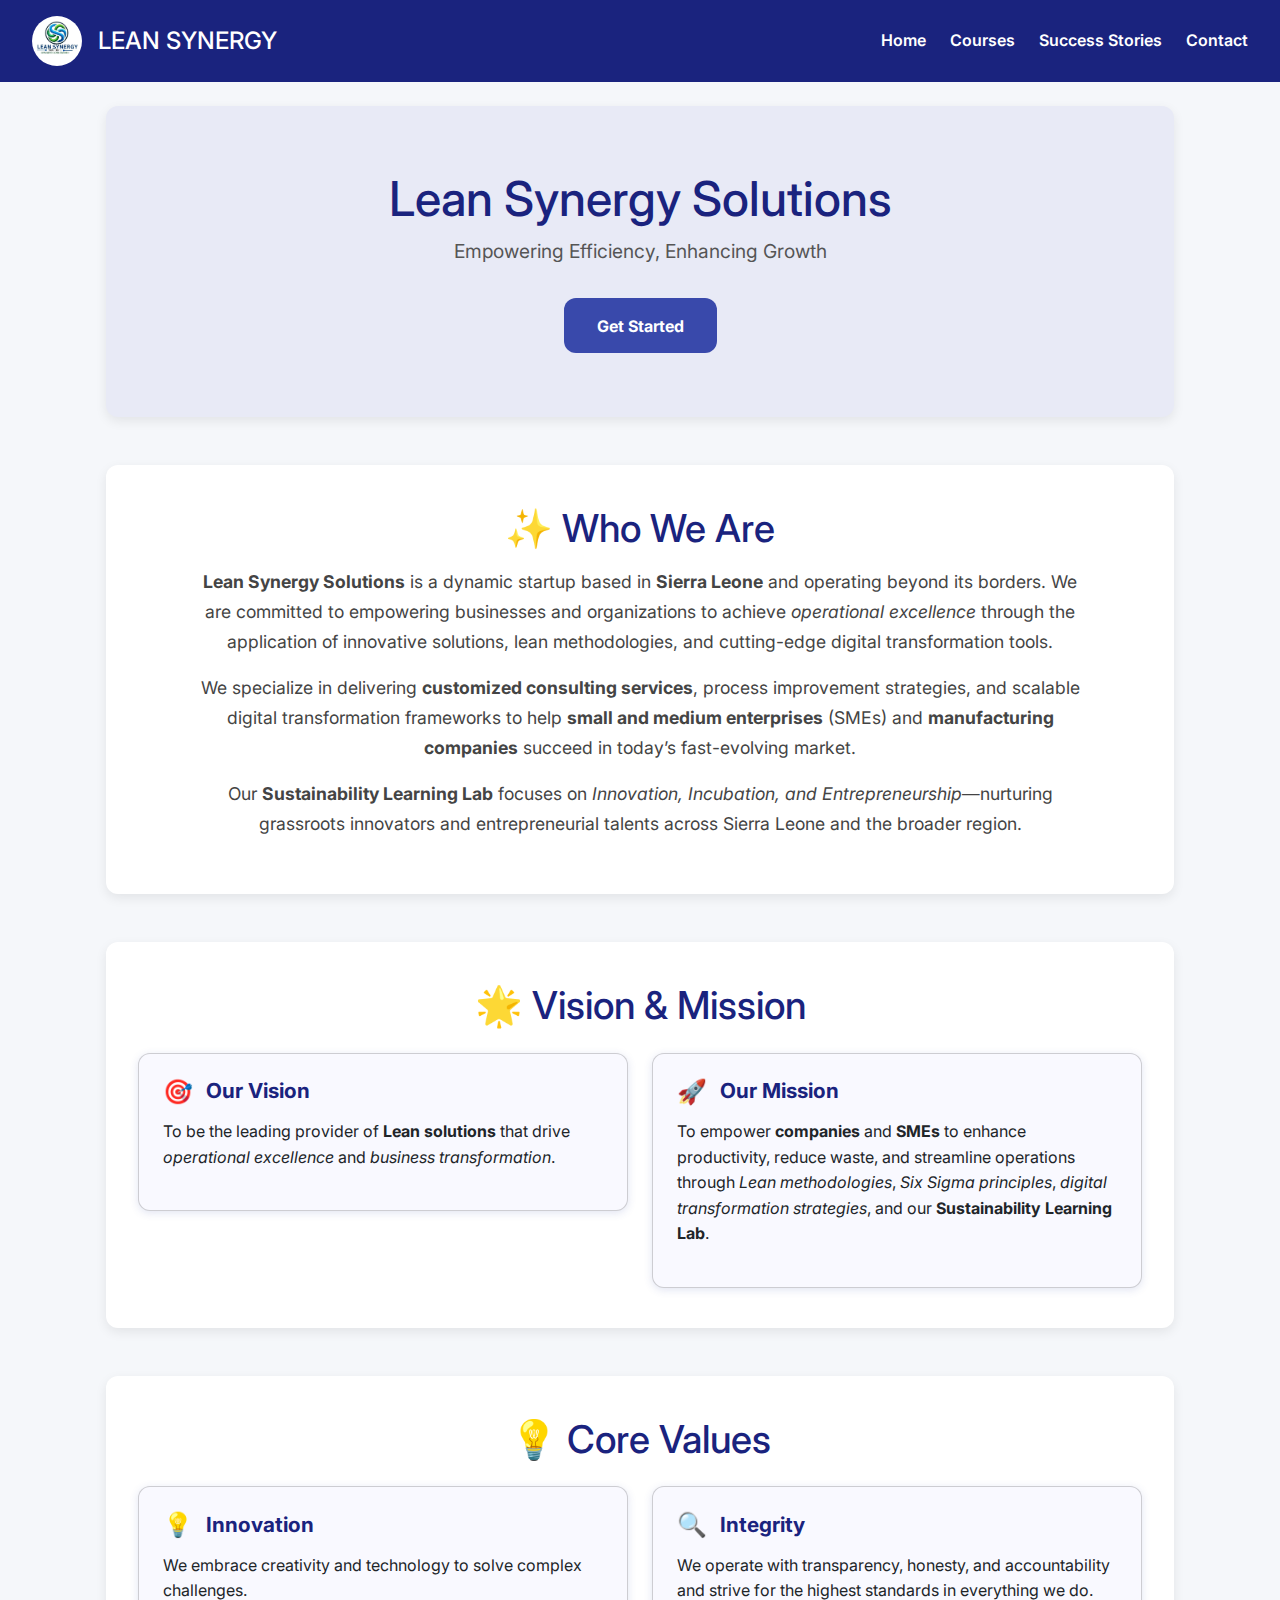
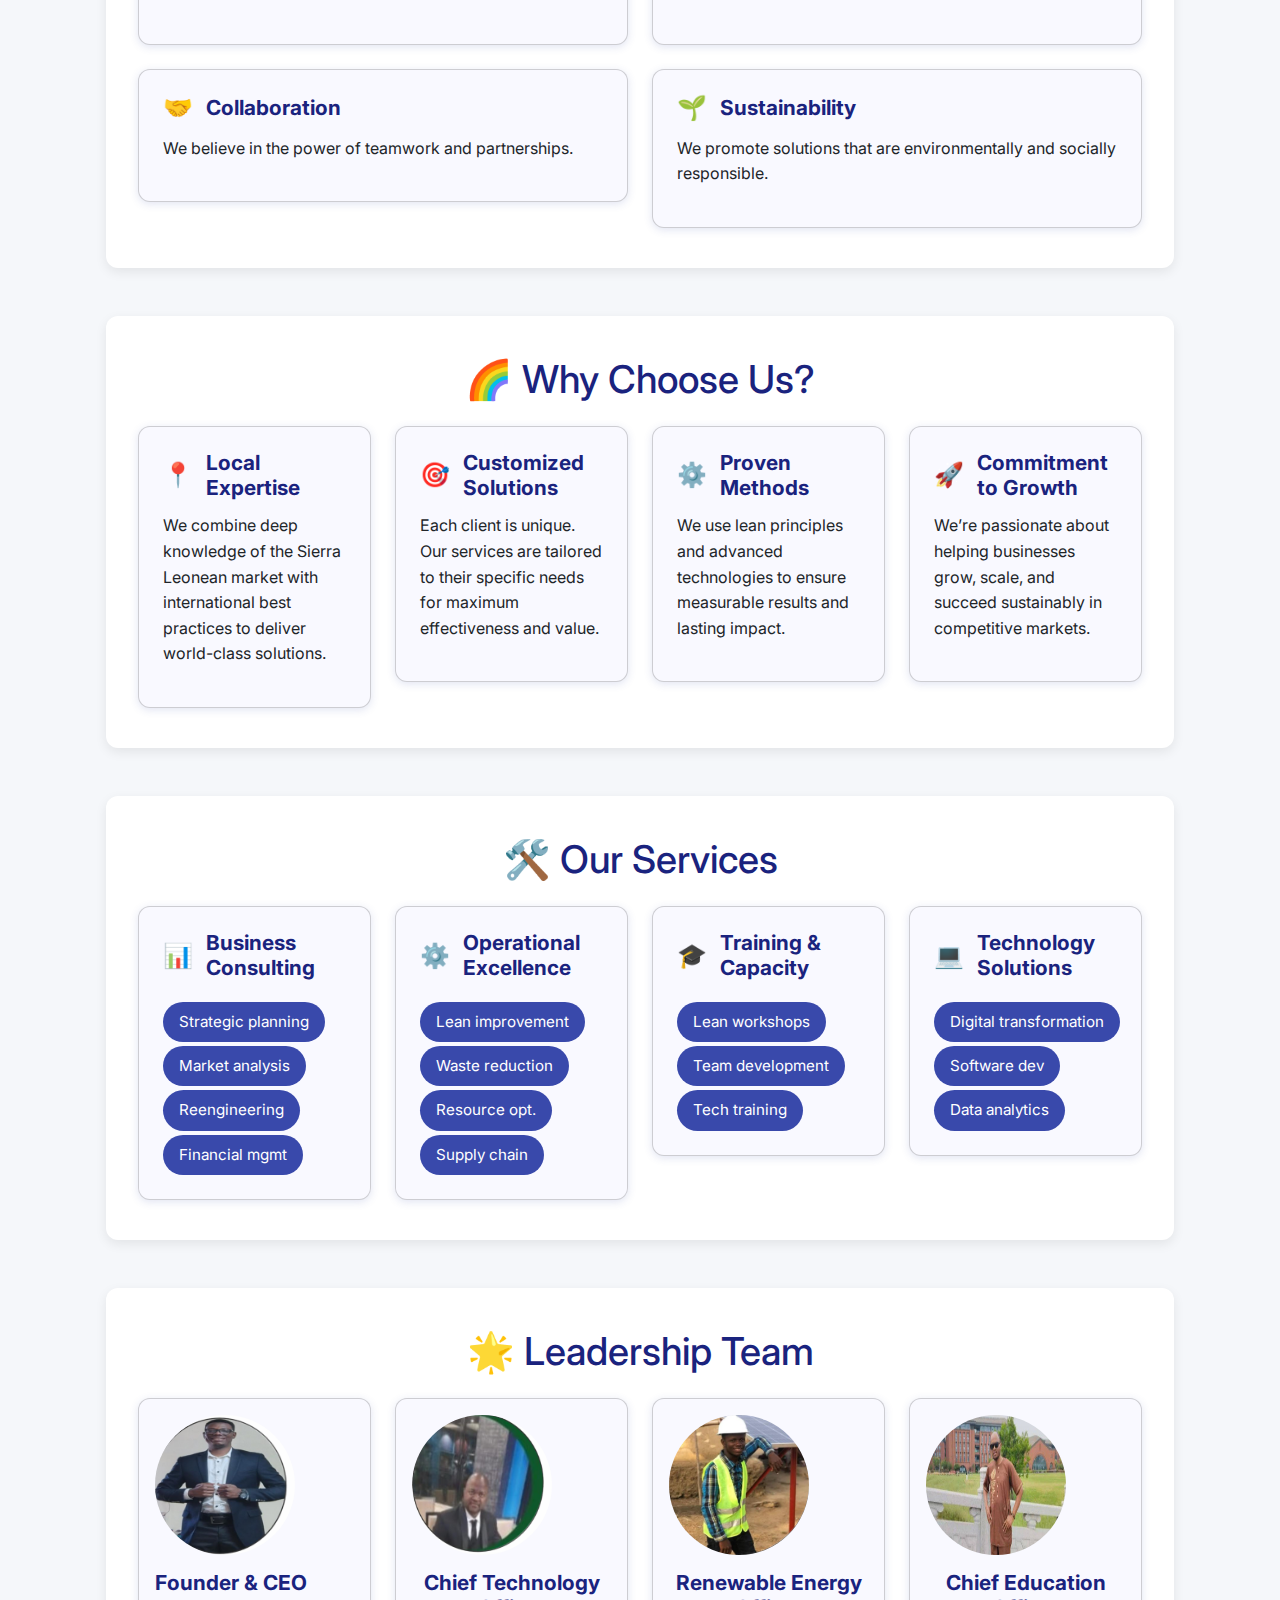
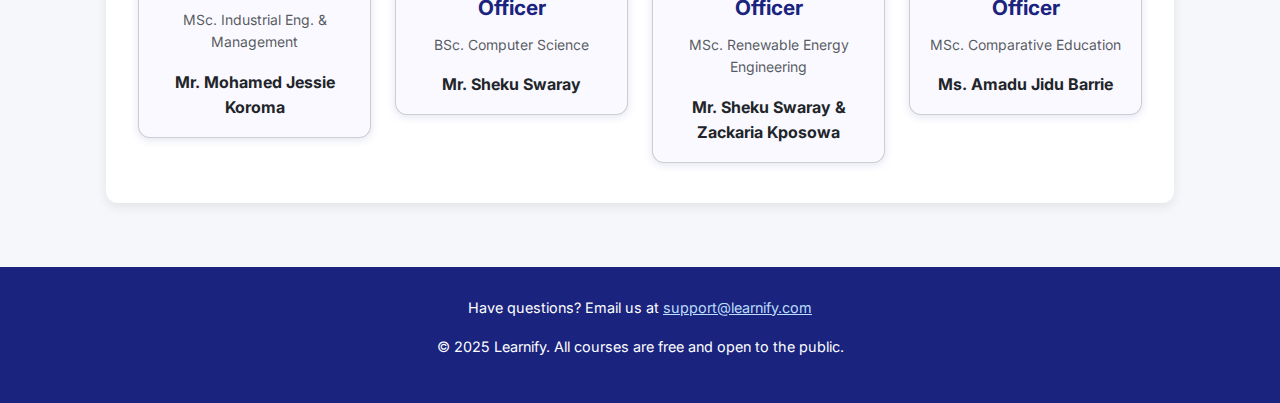
<file: index_new.html>
<!DOCTYPE html>
<html lang="en">
<head>
  <meta charset="UTF-8" />
  <meta name="viewport" content="width=device-width, initial-scale=1" />
  <title>Lean Synergy Solutions</title>
  <link href="https://fonts.googleapis.com/css2?family=Inter:wght@400;600;700&display=swap" rel="stylesheet" />
  <link href="https://cdn.jsdelivr.net/npm/bootstrap@5.3.3/dist/css/bootstrap.min.css" rel="stylesheet" />
  <link rel="stylesheet" href="style.css" />
</head>
<body>

<header class="d-flex justify-content-between align-items-center flex-wrap">
  <div class="d-flex align-items-center logo-container">
    <img src="images/Jessi.jpg" alt="Lean Synergy Logo" />
    <h1 class="h4 m-0">LEAN SYNERGY</h1>
  </div>
  <nav class="d-flex">
    <a href="index.html">Home</a>
    <a href="courses.html">Courses</a>
    <a href="successStory.html">Success Stories</a>
    <a href="contact.html">Contact</a>
  </nav>
</header>

<main class="container mt-4">

  <section class="hero mb-5">
    <h1>Lean Synergy Solutions</h1>
    <p>Empowering Efficiency, Enhancing Growth</p>
    <a href="#services" class="btn btn-custom">Get Started</a>
  </section>

  <section id="introduction" class="mb-5">
    <h2 class="text-center mb-3" >✨ Who We Are</h2>
    <p class="text-center mx-auto" style="max-width: 900px;">
       <p><strong>Lean Synergy Solutions</strong> is a dynamic startup based in <strong>Sierra Leone</strong> and operating beyond its borders. We are committed to empowering businesses and organizations to achieve <em>operational excellence</em> through the application of innovative solutions, lean methodologies, and cutting-edge digital transformation tools.</p>
      <p>We specialize in delivering <strong>customized consulting services</strong>, process improvement strategies, and scalable digital transformation frameworks to help <strong>small and medium enterprises</strong> (SMEs) and <strong>manufacturing companies</strong> succeed in today’s fast-evolving market.</p>
      <p>Our <strong>Sustainability Learning Lab</strong> focuses on <em>Innovation, Incubation, and Entrepreneurship</em>—nurturing grassroots innovators and entrepreneurial talents across Sierra Leone and the broader region.</p>
    </p>    
  </section>

  <section id="vision-mission" class="mb-5">
    <h2 class="text-center mb-4">🌟 Vision & Mission</h2>
    <div class="row g-4">
      <div class="col-md-6">
        <div class="card p-4">
          <h3><span class="icon">🎯</span>Our Vision</h3>
          <p>To be the leading provider of <strong>Lean solutions</strong> that drive <em>operational excellence</em> and <em>business transformation</em>.</p>
        </div>
      </div>
      <div class="col-md-6">
        <div class="card p-4">
          <h3><span class="icon">🚀</span>Our Mission</h3>
          <p>To empower <strong>companies</strong> and <strong>SMEs</strong> to enhance productivity, reduce waste, and streamline operations through <em>Lean methodologies</em>, <em>Six Sigma principles</em>, <em>digital transformation strategies</em>, and our <strong>Sustainability Learning Lab</strong>.</p>
        </div>
      </div>
    </div>
  </section>

  <section id="core-values" class="mb-5">
    <h2 class="text-center mb-4">💡 Core Values</h2>
    <div class="row g-4">
      <div class="col-md-6">
        <div class="card p-4">
          <h3><span class="icon">💡</span>Innovation</h3>
          <p>We embrace creativity and technology to solve complex challenges.</p>
        </div>
      </div>
      <div class="col-md-6">
        <div class="card p-4">
          <h3><span class="icon">🔍</span>Integrity</h3>
          <p>We operate with transparency, honesty, and accountability and strive for the highest standards in everything we do.</p>
        </div>
      </div>
      <div class="col-md-6">
        <div class="card p-4">
          <h3><span class="icon">🤝</span>Collaboration</h3>
          <p>We believe in the power of teamwork and partnerships.</p>
        </div>
      </div>
      <div class="col-md-6">
        <div class="card p-4">
          <h3><span class="icon">🌱</span>Sustainability</h3>
          <p>We promote solutions that are environmentally and socially responsible.</p>
        </div>
      </div>
    </div>
  </section>

  <section id="why-us" class="mb-5">
    <h2 class="text-center mb-4">🌈 Why Choose Us?</h2>
    <div class="row g-4">
      <div class="col-md-6 col-lg-3">
        <div class="card p-4">
          <h3><span class="icon">📍</span>Local Expertise</h3>
          <p>We combine deep knowledge of the Sierra Leonean market with international best practices to deliver world-class solutions.</p>
        </div>
      </div>
      <div class="col-md-6 col-lg-3">
        <div class="card p-4">
          <h3><span class="icon">🎯</span>Customized Solutions</h3>
          <p>Each client is unique. Our services are tailored to their specific needs for maximum effectiveness and value.</p>
        </div>
      </div>
      <div class="col-md-6 col-lg-3">
        <div class="card p-4">
          <h3><span class="icon">⚙️</span>Proven Methods</h3>
          <p>We use lean principles and advanced technologies to ensure measurable results and lasting impact.</p>
        </div>
      </div>
      <div class="col-md-6 col-lg-3">
        <div class="card p-4">
          <h3><span class="icon">🚀</span>Commitment to Growth</h3>
          <p>We’re passionate about helping businesses grow, scale, and succeed sustainably in competitive markets.</p>
        </div>
      </div>
    </div>
  </section>

  <section id="services" class="mb-5">
    <h2 class="text-center mb-4">🛠️ Our Services</h2>
    <div class="row g-4">
      <div class="col-md-6 col-lg-3">
        <div class="card p-4">
          <h3><span class="icon">📊</span>Business Consulting</h3>
          <div class="d-flex flex-wrap gap-1 mt-2">
            <span class="tag">Strategic planning</span>
            <span class="tag">Market analysis</span>
            <span class="tag">Reengineering</span>
            <span class="tag">Financial mgmt</span>
          </div>
        </div>
      </div>
      <div class="col-md-6 col-lg-3">
        <div class="card p-4">
          <h3><span class="icon">⚙️</span>Operational Excellence</h3>
          <div class="d-flex flex-wrap gap-1 mt-2">
            <span class="tag">Lean improvement</span>
            <span class="tag">Waste reduction</span>
            <span class="tag">Resource opt.</span>
            <span class="tag">Supply chain</span>
          </div>
        </div>
      </div>
      <div class="col-md-6 col-lg-3">
        <div class="card p-4">
          <h3><span class="icon">🎓</span>Training & Capacity</h3>
          <div class="d-flex flex-wrap gap-1 mt-2">
            <span class="tag">Lean workshops</span>
            <span class="tag">Team development</span>
            <span class="tag">Tech training</span>
          </div>
        </div>
      </div>
      <div class="col-md-6 col-lg-3">
        <div class="card p-4">
          <h3><span class="icon">💻</span>Technology Solutions</h3>
          <div class="d-flex flex-wrap gap-1 mt-2">
            <span class="tag">Digital transformation</span>
            <span class="tag">Software dev</span>
            <span class="tag">Data analytics</span>
          </div>
        </div>
      </div>
    </div>
  </section>

  <section id="leadership-team" class="mb-5">
    <h2 class="text-center mb-4">🌟 Leadership Team</h2>
    <div class="row g-4">
      <div class="col-md-6 col-lg-3 text-center">
        <div class="card p-3">
          <img src="images/jes.png" class="rounded-circle mb-3" width="140" height="140" />
          <h3>Founder & CEO</h3>
          <p class="text-muted small">MSc. Industrial Eng. & Management</p>
          <strong>Mr. Mohamed Jessie Koroma</strong>
        </div>
      </div>
      <div class="col-md-6 col-lg-3 text-center">
        <div class="card p-3">
          <img src="images/chiefOfficer.png" class="rounded-circle mb-3" width="140" height="140" />
          <h3>Chief Technology Officer</h3>
          <p class="text-muted small">BSc. Computer Science</p>
          <strong>Mr. Sheku Swaray</strong>
        </div>
      </div>
      <div class="col-md-6 col-lg-3 text-center">
        <div class="card p-3">
          <img src="images/solutionOfficer.png" class="rounded-circle mb-3" width="140" height="140" />
          <h3>Renewable Energy Officer</h3>
          <p class="text-muted small">MSc. Renewable Energy Engineering</p>
          <strong>Mr. Sheku Swaray & Zackaria Kposowa</strong>
        </div>
      </div>
      <div class="col-md-6 col-lg-3 text-center">
        <div class="card p-3">
          <img src="images/Jidu.jpg" class="rounded-circle mb-3" width="140" height="140" />
          <h3>Chief Education Officer</h3>
          <p class="text-muted small">MSc. Comparative Education</p>
          <strong>Ms. Amadu Jidu Barrie</strong>
        </div>
      </div>
    </div>
  </section>
</main>

<footer>
  <p>Have questions? Email us at <a href="mailto:support@learnify.com">support@learnify.com</a></p>
  <p>&copy; 2025 Learnify. All courses are free and open to the public.</p>
</footer>

<script src="https://cdn.jsdelivr.net/npm/bootstrap@5.3.3/dist/js/bootstrap.bundle.min.js"></script>
</body>
</html>
</file>
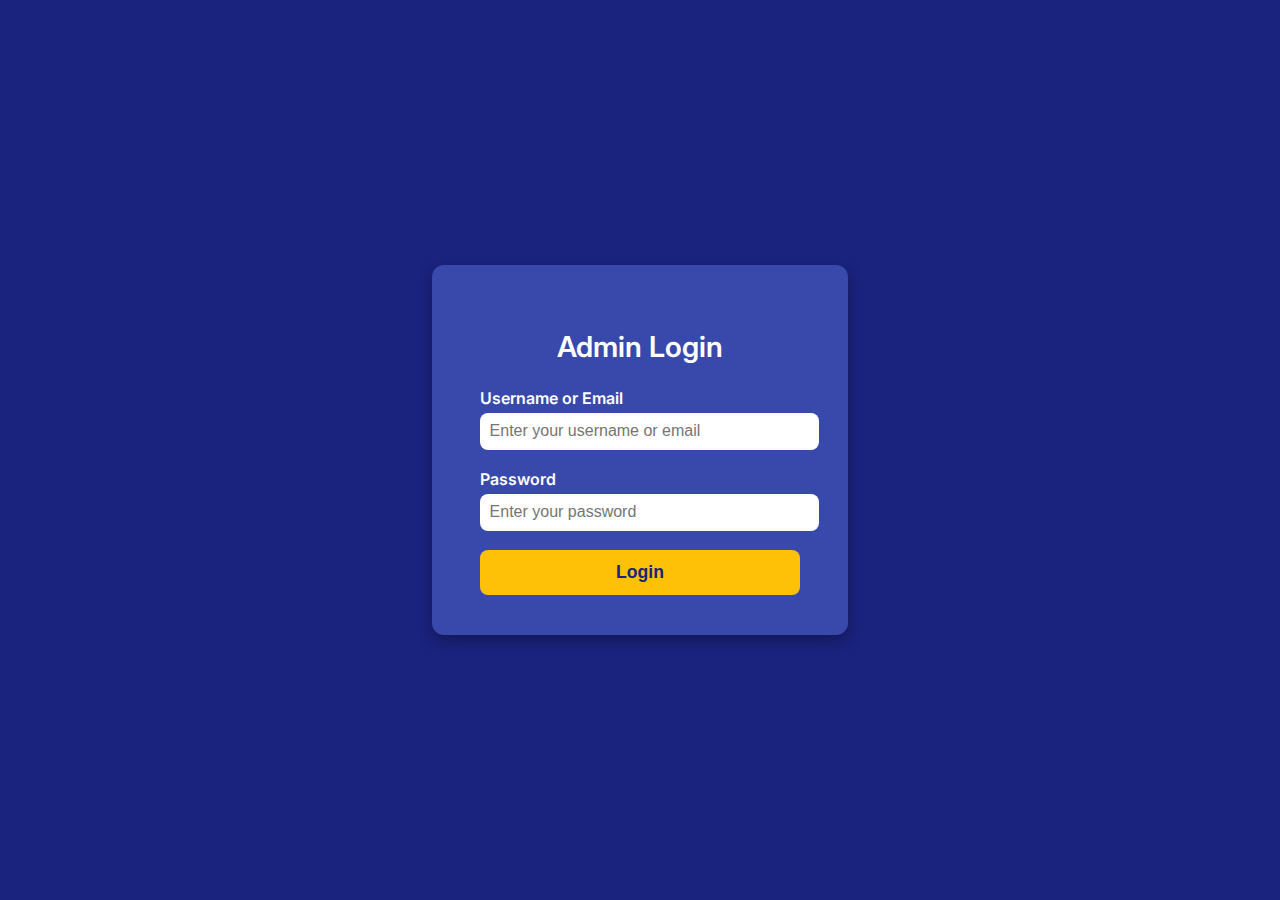
<file: login.html>
<!DOCTYPE html>
<html lang="en">
<head>
  <meta charset="UTF-8" />
  <meta name="viewport" content="width=device-width, initial-scale=1" />
  <title>Login - Admin Dashboard</title>
  <link href="https://fonts.googleapis.com/css2?family=Inter:wght@400;600&display=swap" rel="stylesheet" />
  <style>
    body {
      font-family: 'Inter', sans-serif;
      background: #1a237e;
      display: flex;
      justify-content: center;
      align-items: center;
      height: 100vh;
      margin: 0;
      color: #fff;
    }

    .login-container {
      background: #3949ab;
      padding: 2.5rem 3rem;
      border-radius: 12px;
      box-shadow: 0 6px 15px rgba(0,0,0,0.3);
      width: 320px;
      text-align: center;
    }

    h2 {
      margin-bottom: 1.5rem;
      font-weight: 600;
      font-size: 1.8rem;
    }

    label {
      display: block;
      text-align: left;
      margin-bottom: 0.3rem;
      font-weight: 600;
    }

    input[type="text"], input[type="password"] {
      width: 100%;
      padding: 0.6rem;
      margin-bottom: 1.2rem;
      border-radius: 8px;
      border: none;
      font-size: 1rem;
      outline: none;
    }

    input[type="text"]:focus, input[type="password"]:focus {
      box-shadow: 0 0 8px 2px #ffc107;
    }

    button {
      width: 100%;
      background: #ffc107;
      border: none;
      padding: 0.75rem;
      border-radius: 8px;
      font-size: 1.1rem;
      font-weight: 700;
      cursor: pointer;
      transition: background 0.3s;
      color: #1a237e;
    }

    button:hover {
      background: #ffca28;
    }

    .error-message {
      color: #ff5252;
      margin-bottom: 1rem;
      font-weight: 600;
      display: none;
    }

    @media (max-width: 400px) {
      .login-container {
        width: 90%;
        padding: 2rem;
      }
    }
  </style>
</head>
<body>

  <div class="login-container">
    <h2>Admin Login</h2>
    <div class="error-message" id="errorMsg">Please fill in all fields.</div>
    <form id="loginForm" onsubmit="return handleLogin(event)">
      <label for="username">Username or Email</label>
      <input type="text" id="username" name="username" placeholder="Enter your username or email" autocomplete="username" />
      
      <label for="password">Password</label>
      <input type="password" id="password" name="password" placeholder="Enter your password" autocomplete="current-password" />
      
      <button type="submit">Login</button>
    </form>
  </div>

  <script>
    function handleLogin(e) {
      e.preventDefault();
      const username = document.getElementById('username').value.trim();
      const password = document.getElementById('password').value.trim();
      const errorMsg = document.getElementById('errorMsg');

      if (!username || !password) {
        errorMsg.style.display = 'block';
        return false;
      }

      errorMsg.style.display = 'none';

      // In a real app, replace this with an API call to verify credentials
      // Example: fetch('/api/login', { method: 'POST', body: JSON.stringify({username, password}) })

      // Redirect to admin dashboard
      window.location.href = 'admintest.html';  // Change to your actual admin page URL

      return true;
    }
  </script>
  
</body>
</html>
</file>
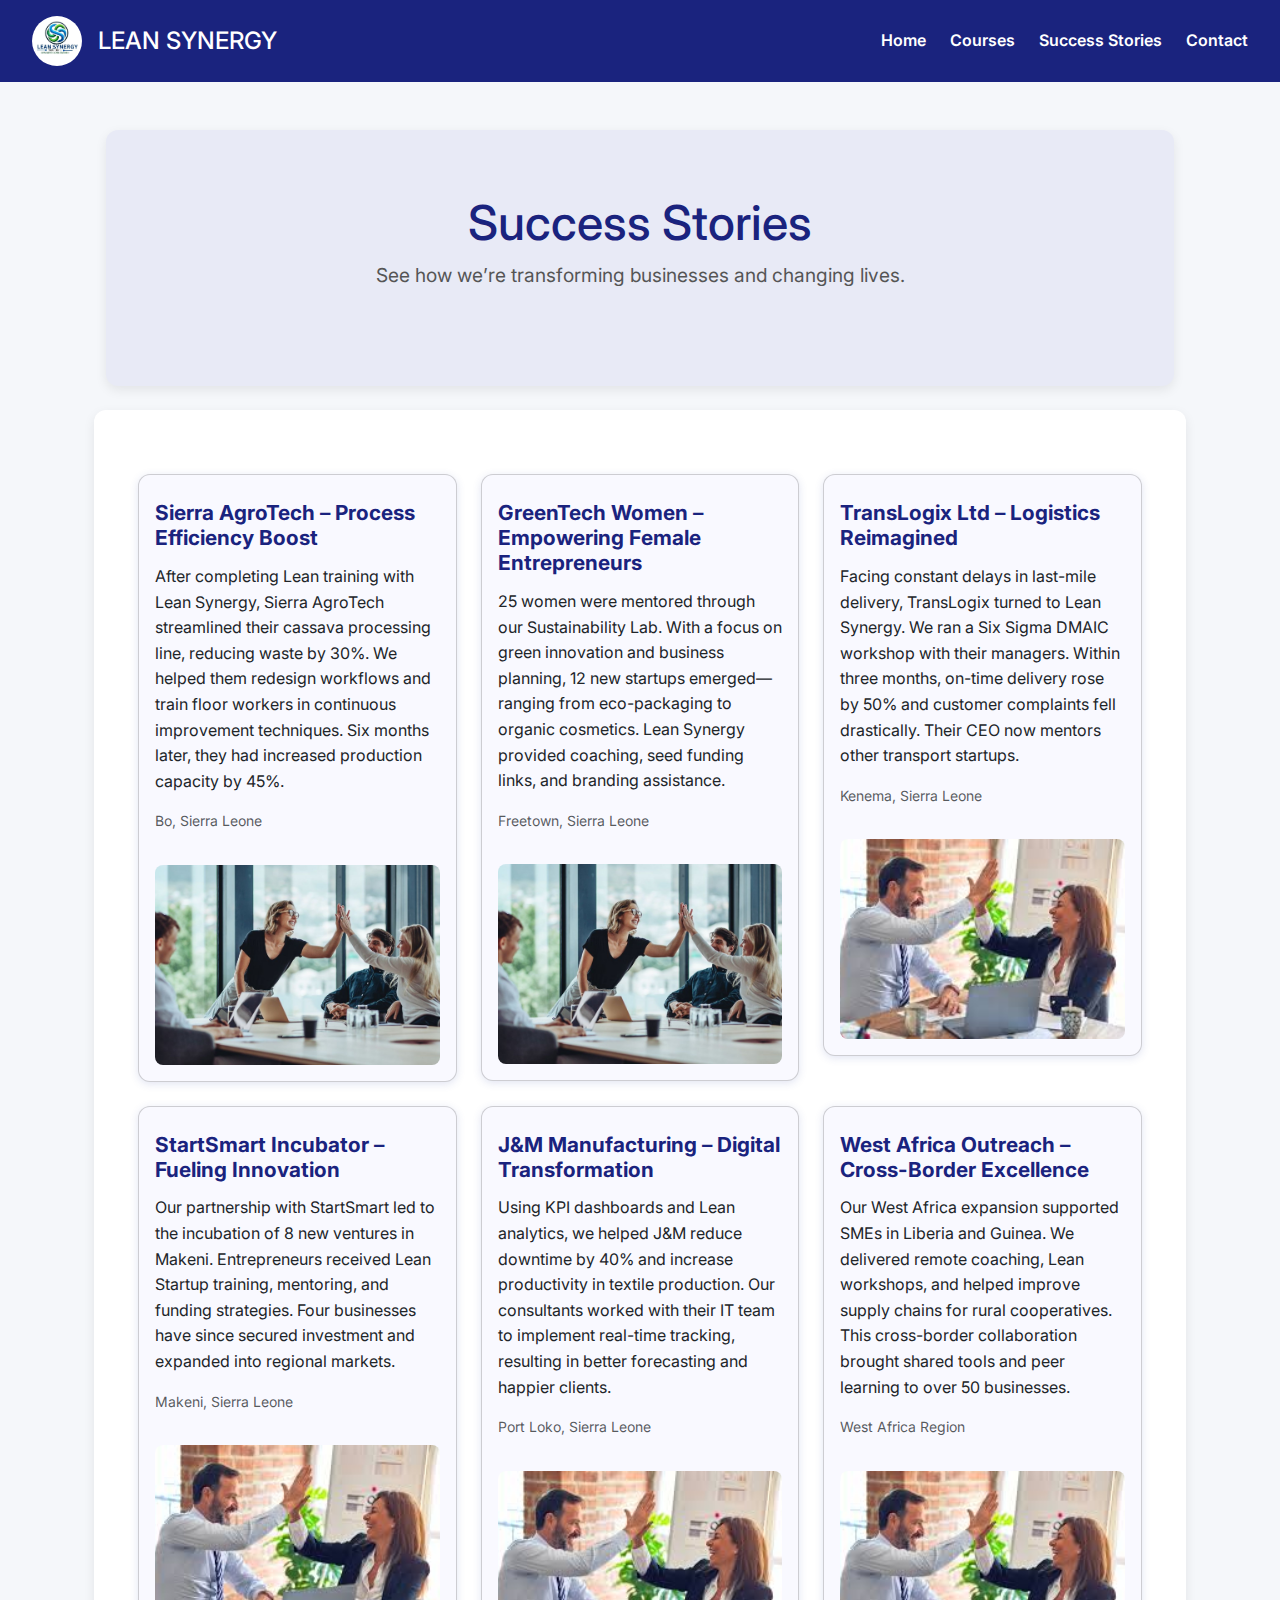
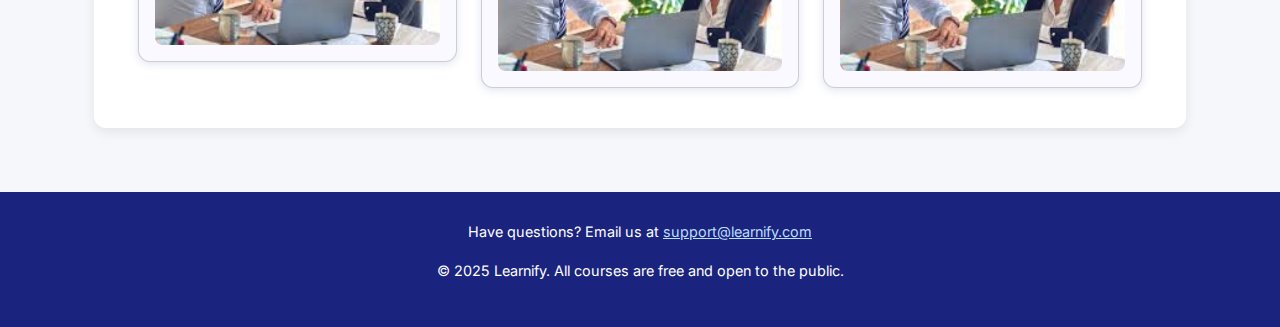
<file: successStories.html>
<!DOCTYPE html>
<html lang="en">
<head>
  <meta charset="UTF-8" />
  <meta name="viewport" content="width=device-width, initial-scale=1" />
  <title>Success Stories | Lean Synergy Solutions</title>
  <link href="https://fonts.googleapis.com/css2?family=Inter:wght@400;600;700&display=swap" rel="stylesheet" />
  <link href="https://cdn.jsdelivr.net/npm/bootstrap@5.3.3/dist/css/bootstrap.min.css" rel="stylesheet" />
  <link rel="stylesheet" href="style.css" />
  <style>
    .story-image {
      width: 100%;
      height: 200px;
      object-fit: cover;
      border-radius: 8px;
      margin-top: 1rem;
    }
    .card h3 {
      font-size: 1.3rem;
      margin-top: 10px;
    }
  </style>
</head>
<body>

<header class="d-flex justify-content-between align-items-center flex-wrap">
  <div class="d-flex align-items-center logo-container">
    <img src="images/Jessi.jpg" alt="Lean Synergy Logo" />
    <h1 class="h4 m-0">LEAN SYNERGY</h1>
  </div>
  <nav class="d-flex">
    <a href="index.html">Home</a>
    <a href="courses.html">Courses</a>
    <a href="successStory.html">Success Stories</a>
    <a href="contact.html">Contact</a>
  </nav>
</header>

<main class="container mt-5">
  <section class="hero text-center mb-5">
    <h1>Success Stories</h1>
    <p>See how we’re transforming businesses and changing lives.</p>
  </section>

  <section class="row g-4">
    <!-- Story 1 -->
    <div class="col-md-6 col-lg-4">
      <div class="card p-3">
        <h3>Sierra AgroTech – Process Efficiency Boost</h3>
        <p>After completing Lean training with Lean Synergy, Sierra AgroTech streamlined their cassava processing line, reducing waste by 30%. We helped them redesign workflows and train floor workers in continuous improvement techniques. Six months later, they had increased production capacity by 45%.</p>
        <p class="text-muted small">Bo, Sierra Leone</p>
        <img src="images/successsstories.jpg" alt="Sierra AgroTech" class="story-image" />
      </div>
    </div>

    <!-- Story 2 -->
    <div class="col-md-6 col-lg-4">
      <div class="card p-3">
        <h3>GreenTech Women – Empowering Female Entrepreneurs</h3>
        <p>25 women were mentored through our Sustainability Lab. With a focus on green innovation and business planning, 12 new startups emerged—ranging from eco-packaging to organic cosmetics. Lean Synergy provided coaching, seed funding links, and branding assistance.</p>
        <p class="text-muted small">Freetown, Sierra Leone</p>
        <img src="images/successsstories.jpg" alt="GreenTech Women" class="story-image" />
      </div>
    </div>

    <!-- Story 3 -->
    <div class="col-md-6 col-lg-4">
      <div class="card p-3">
        <h3>TransLogix Ltd – Logistics Reimagined</h3>
        <p>Facing constant delays in last-mile delivery, TransLogix turned to Lean Synergy. We ran a Six Sigma DMAIC workshop with their managers. Within three months, on-time delivery rose by 50% and customer complaints fell drastically. Their CEO now mentors other transport startups.</p>
        <p class="text-muted small">Kenema, Sierra Leone</p>
        <img src="images/images.jpg" alt="TransLogix" class="story-image" />
      </div>
    </div>

    <!-- Story 4 -->
    <div class="col-md-6 col-lg-4">
      <div class="card p-3">
        <h3>StartSmart Incubator – Fueling Innovation</h3>
        <p>Our partnership with StartSmart led to the incubation of 8 new ventures in Makeni. Entrepreneurs received Lean Startup training, mentoring, and funding strategies. Four businesses have since secured investment and expanded into regional markets.</p>
        <p class="text-muted small">Makeni, Sierra Leone</p>
        <img src="images/images.jpg" alt="StartSmart Incubator" class="story-image" />
      </div>
    </div>

    <!-- Story 5 -->
    <div class="col-md-6 col-lg-4">
      <div class="card p-3">
        <h3>J&M Manufacturing – Digital Transformation</h3>
        <p>Using KPI dashboards and Lean analytics, we helped J&M reduce downtime by 40% and increase productivity in textile production. Our consultants worked with their IT team to implement real-time tracking, resulting in better forecasting and happier clients.</p>
        <p class="text-muted small">Port Loko, Sierra Leone</p>
        <img src="images/images.jpg" alt="J&M Manufacturing" class="story-image" />
      </div>
    </div>

    <!-- Story 6 -->
    <div class="col-md-6 col-lg-4">
      <div class="card p-3">
        <h3>West Africa Outreach – Cross-Border Excellence</h3>
        <p>Our West Africa expansion supported SMEs in Liberia and Guinea. We delivered remote coaching, Lean workshops, and helped improve supply chains for rural cooperatives. This cross-border collaboration brought shared tools and peer learning to over 50 businesses.</p>
        <p class="text-muted small">West Africa Region</p>
        <img src="images/images.jpg" alt="West Africa Outreach" class="story-image" />
      </div>
    </div>
  </section>
</main>

<footer class="text-center mt-5">
  <p>Have questions? Email us at <a href="mailto:support@learnify.com">support@learnify.com</a></p>
  <p>&copy; 2025 Learnify. All courses are free and open to the public.</p>
</footer>

<script src="https://cdn.jsdelivr.net/npm/bootstrap@5.3.3/dist/js/bootstrap.bundle.min.js"></script>
</body>
</html>
</file>
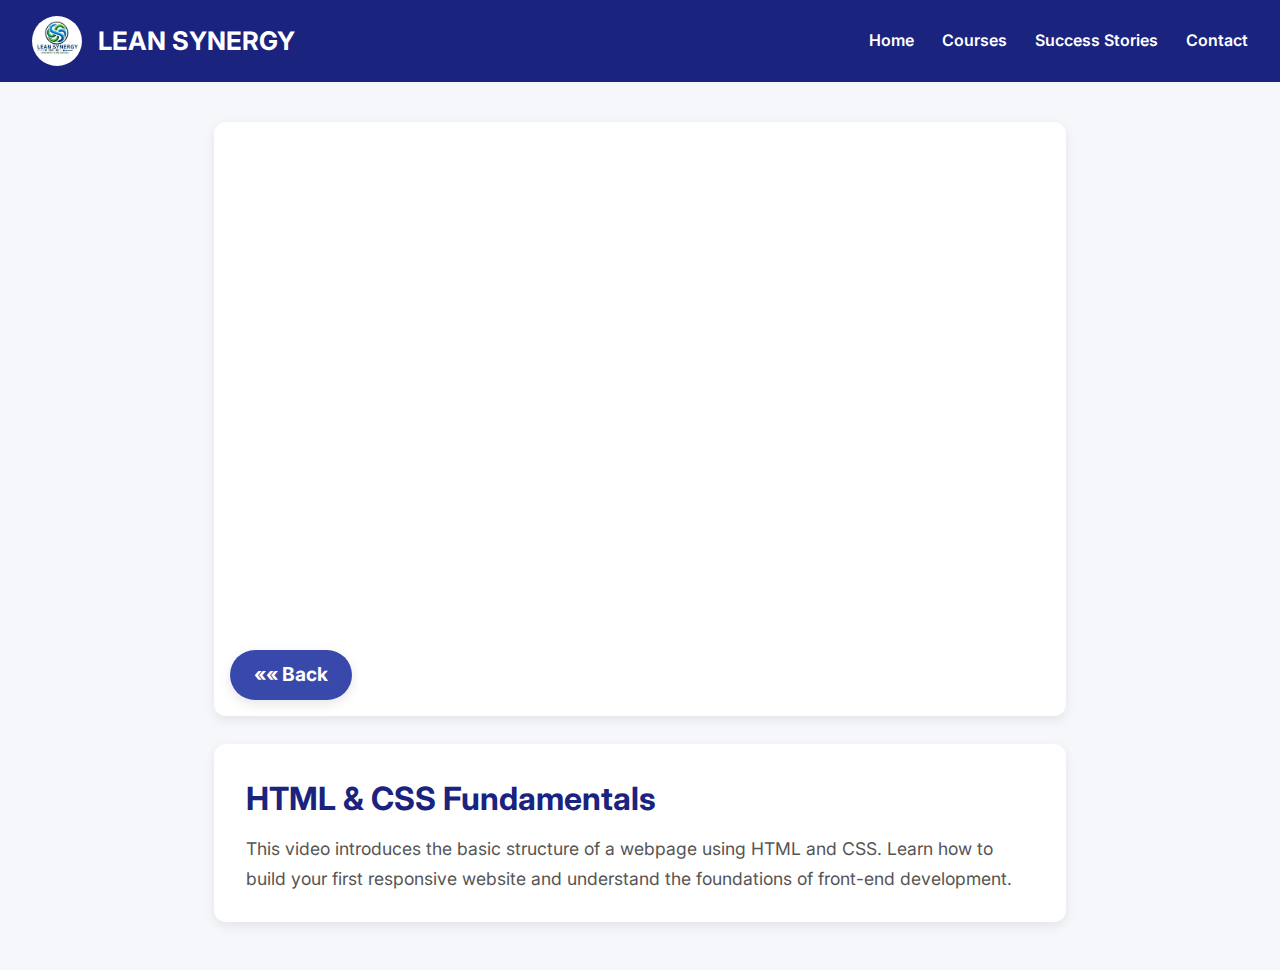
<file: watch.html>
<!DOCTYPE html>
<html lang="en">
<head>
  <meta charset="UTF-8" />
  <meta name="viewport" content="width=device-width, initial-scale=1" />
  <title>Watch Course - Lean Synergy Solutions</title>
  <link href="https://fonts.googleapis.com/css2?family=Inter:wght@400;600;700&display=swap" rel="stylesheet" />
  <style>
    :root {
      --primary-color: #1a237e;
      --accent-color: #3949ab;
      --light-bg: #f5f7fa;
      --text-color: #333;
      --border-radius: 12px;
      --shadow: 0 4px 12px rgba(0, 0, 0, 0.08);
      --btn-bg: var(--accent-color);
      --btn-hover-bg: var(--primary-color);
    }

    * {
      margin: 0;
      padding: 0;
      box-sizing: border-box;
    }

    body {
      font-family: 'Inter', sans-serif;
      background: var(--light-bg);
      color: var(--text-color);
      line-height: 1.6;
      min-height: 100vh;
      display: flex;
      flex-direction: column;
    }

    header {
      background: var(--primary-color);
      color: #fff;
      padding: 1rem 2rem;
      display: flex;
      justify-content: space-between;
      align-items: center;
      flex-wrap: wrap;
    }

    .logo-container {
      display: flex;
      align-items: center;
    }

    .logo-container img {
      height: 50px;
      width: 50px;
      margin-right: 1rem;
      border-radius: 50%;
      object-fit: cover;
    }

    header h1 {
      font-size: 1.6rem;
    }

    nav a {
      color: #fff;
      margin-left: 1.5rem;
      text-decoration: none;
      font-weight: 600;
      transition: color 0.3s ease;
    }

    nav a:hover {
      color: var(--accent-color);
    }

    .container {
      max-width: 900px;
      margin: 2.5rem auto 3rem;
      padding: 0 1.5rem;
      flex-grow: 1;
    }

    .video-box {
      background: #fff;
      padding: 1rem;
      border-radius: var(--border-radius);
      box-shadow: var(--shadow);
      overflow: hidden;
      position: relative;
    }

    .video-box video {
      width: 100%;
      height: auto;
      border-radius: var(--border-radius);
      display: block;
    }

    .back-btn {
      display: inline-block;
      margin-top: 1.5rem;
      padding: 0.6rem 1.5rem;
      background-color: var(--btn-bg);
      color: #fff;
      font-size: 1.2rem;
      font-weight: 700;
      border: none;
      border-radius: 50px;
      cursor: pointer;
      box-shadow: 0 4px 12px rgba(0, 0, 0, 0.1);
      transition: background-color 0.3s ease, transform 0.2s ease;
      text-decoration: none;
    }

    .back-btn:hover {
      background-color: var(--btn-hover-bg);
      transform: translateY(-2px);
    }

    .course-info {
      margin-top: 1.8rem;
      background: #fff;
      padding: 1.8rem 2rem;
      border-radius: var(--border-radius);
      box-shadow: var(--shadow);
    }

    .course-info h2 {
      color: var(--primary-color);
      font-size: 2rem;
      margin-bottom: 0.6rem;
      font-weight: 700;
    }

    .course-info p {
      font-size: 1.1rem;
      color: #555;
      line-height: 1.7;
    }

    @media (max-width: 600px) {
      header {
        padding: 1rem;
      }

      header h1 {
        font-size: 1.3rem;
      }

      .logo-container img {
        height: 40px;
        width: 40px;
      }

      nav a {
        margin-left: 1rem;
        font-size: 0.9rem;
      }

      .course-info h2 {
        font-size: 1.6rem;
      }
    }
  </style>
</head>
<body>
 
<header>
  <div class="logo-container">
    <img src="images/Jessi.jpg" alt="Lean Synergy Logo" />
    <h1>LEAN SYNERGY</h1>
  </div>
  <nav>
    <a href="index.html">Home</a>
    <a href="courses.html">Courses</a>
    <a href="successStories.html">Success Stories</a>
    <a href="contact.html">Contact</a>
  </nav>
</header>

<main class="container">
  <div class="video-box">
    <iframe width="100%" height="480"
  src="https://www.youtube.com/embed/FikAJxtVgOY"
  title="YouTube video player"
  frameborder="0"
  allow="accelerometer; autoplay; clipboard-write; encrypted-media; gyroscope; picture-in-picture"
  allowfullscreen>
</iframe>
    <a class="back-btn" href="courses.html">&laquo;&laquo; Back</a>
  </div>

  <section class="course-info">
    <h2>HTML & CSS Fundamentals</h2>
    <p>This video introduces the basic structure of a webpage using HTML and CSS. Learn how to build your first responsive website and understand the foundations of front-end development.</p>
  </section>
</main>


</body>
</html>
</file>
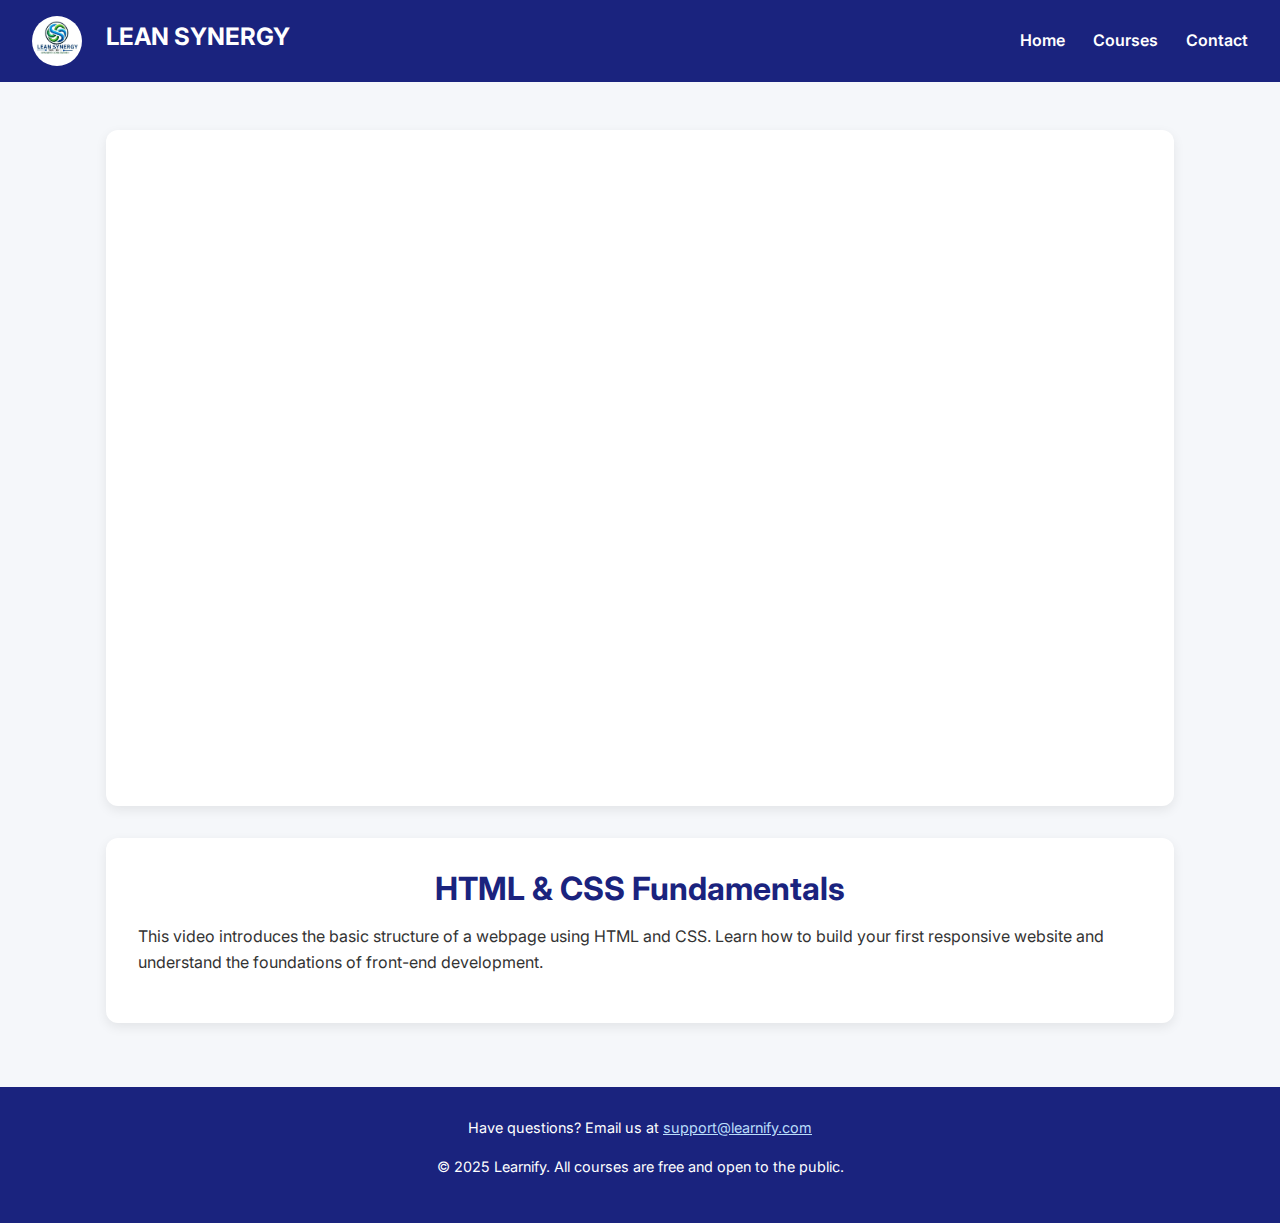
<file: watch_new.html>
<!DOCTYPE html>
<html lang="en">
<head>
  <meta charset="UTF-8" />
  <meta name="viewport" content="width=device-width, initial-scale=1" />
  <title>Watch Course - Lean Synergy Solutions</title>
  <link href="https://fonts.googleapis.com/css2?family=Inter:wght@400;600;700&display=swap" rel="stylesheet" />
  <link href="https://cdn.jsdelivr.net/npm/bootstrap@5.3.3/dist/css/bootstrap.min.css" rel="stylesheet" />
  <link rel="stylesheet" href="style.css" />
  <style>
    

    nav a {
      color: #fff;
      margin-left: 1.5rem;
      text-decoration: none;
      font-weight: 600;
      transition: color 0.3s ease;
    }

    nav a:hover {
      color: var(--accent-color);
    }

    .video-box {
      background: #fff;
      padding: 1rem;
      border-radius: var(--border-radius);
      box-shadow: var(--shadow);
    }

    iframe {
      border-radius: var(--border-radius);
    }

    .back-btn {
      display: inline-block;
      margin-top: 1.5rem;
      padding: 0.6rem 1.5rem;
      background-color: var(--btn-bg);
      color: #fff;
      font-size: 1rem;
      font-weight: 700;
      border: none;
      border-radius: 50px;
      text-decoration: none;
      transition: background-color 0.3s ease, transform 0.2s ease;
    }

    .back-btn:hover {
      background-color: var(--btn-hover-bg);
      transform: translateY(-2px);
    }

    .course-info {
      margin-top: 2rem;
      background: #fff;
      padding: 2rem;
      border-radius: var(--border-radius);
      box-shadow: var(--shadow);
    }

    .course-info h2 {
      color: var(--primary-color);
      font-size: 2rem;
      font-weight: 700;
    }   

    @media (max-width: 600px) {
      header h1 {
        font-size: 1.3rem;
      }

      nav a {
        margin-left: 1rem;
        font-size: 0.5rem;
      }

      .course-info h2 {
        font-size: 1.6rem;
      }

      .back-btn {
        font-size: 0.9rem;
        padding: 0.5rem 1.2rem;
      }    
    }
  </style>
</head>
<body>

  <!-- Header -->
  <header class="d-flex flex-wrap justify-content-between align-items-center">
    <div class="d-flex align-items-center logo-container">
      <img src="Jessi.jpg" alt="Lean Synergy Logo" />
      <h1 class="ms-2 fs-4">LEAN SYNERGY</h1>
    </div>
    <nav class="mt-3 mt-md-0">
      <a href="index.html">Home</a>
      <a href="courses.html">Courses</a>
      <a href="contact.html">Contact</a>
    </nav>
  </header>

  <!-- Main Content -->
  <main class="container my-5">
    <div class="video-box mb-4">
      <div class="ratio ratio-16x9">
        <iframe src="https://www.youtube.com/embed/FikAJxtVgOY" title="YouTube video player"
          allow="accelerometer; autoplay; clipboard-write; encrypted-media; gyroscope; picture-in-picture" allowfullscreen></iframe>
      </div>
      <a class="back-btn mt-3" href="courses.html">&laquo;&laquo; Back</a>
    </div>

    <section class="course-info">
      <h2>HTML & CSS Fundamentals</h2>
      <p>This video introduces the basic structure of a webpage using HTML and CSS. Learn how to build your first responsive website and understand the foundations of front-end development.</p>
    </section>
  </main>

  <!-- Footer -->
  <footer id="contact">
    <p>Have questions? Email us at <a href="mailto:support@learnify.com">support@learnify.com</a></p>
    <p>&copy; 2025 Learnify. All courses are free and open to the public.</p>
  </footer>

  <!-- Bootstrap JS -->
  <script src="https://cdn.jsdelivr.net/npm/bootstrap@5.3.3/dist/js/bootstrap.bundle.min.js"></script>
</body>

</html>
</file>
<file: style.css>
/*index.html courses.html*/
:root {
  --primary-color: #1a237e;
  --accent-color: #3949ab;
  --light-bg: #f5f7fa;
  --text-color: #333;
  --border-radius: 12px;
  --shadow: 0 4px 12px rgba(0, 0, 0, 0.08);
}
/*index.html courses.html*/
* {
  margin: 0;
  padding: 0;
  box-sizing: border-box;
}
/*index.html courses.html*/
body {
  font-family: 'Inter', sans-serif;
  color: var(--text-color);
  background: var(--light-bg);
  line-height: 1.6;
}
/*index.html courses.html*/
header {
  background: var(--primary-color);
  color: #fff;
  padding: 1rem 2rem;
  display: flex;
  justify-content: space-between;
  align-items: center;
  flex-wrap: wrap;
}
/*index.html courses.html*/
.logo-container {
  display: flex;
  align-items: center;
}
/*index.html courses.html*/
.logo-container img {
  height: 50px;
  width: 50px;
  margin-right: 1rem;
  border-radius: 50%;
  object-fit: cover;
}
/*index.html courses.html*/
nav a {
  color: #fff;
  margin-left: 1.5rem;
  text-decoration: none;
  font-weight: 600;
  transition: color 0.3s ease;
}
/*index.html courses.html*/
nav a:hover {
  color: var(--accent-color);
}

/*index.html*/
main {
  max-width: 1200px;
  margin: 2rem auto;
  padding: 0 1rem;
}
/*index.html*/
h2 {
  text-align: center;
  font-size: 2.4rem;
  color: var(--primary-color);
  margin-bottom: 1rem;
}
/*index.html*/
section {
  margin-bottom: 4rem;
  background: #fff;
  padding: 2.5rem 2rem;
  border-radius: var(--border-radius);
  box-shadow: var(--shadow);
}
/*index.html courses.html*/
.hero {
  background: #e8eaf6;
  padding: 4rem 2rem;
  border-radius: var(--border-radius);
  text-align: center;
  box-shadow: var(--shadow);
  margin-bottom: 3rem;
}


/*index.html*/
.hero h1 {
  font-size: 3rem;
  color: var(--primary-color);
  margin-bottom: 0.5rem;
}
/*index.html courses.html*/
.hero p {
  font-size: 1.2rem;
  color: #555;
  margin-bottom: 2rem;
  margin-left: auto;
  margin-right: auto;
}


/*index.html*/
.btn {
  background: var(--accent-color);
  color: white;
  padding: 0.9rem 2rem;
  font-weight: 700;
  border-radius: var(--border-radius);
  text-decoration: none;
  display: inline-block;
  transition: background-color 0.3s ease;
}
/*index.html*/
.btn:hover {
  background: var(--primary-color);
}
/*index.html*/
.grid {
  display: grid;
  gap: 2rem;
}
/*index.html*/
.grid.grid-auto-fit {
  grid-template-columns: repeat(2, 1fr);
}
/*index.html*/
@media (max-width: 700px) {
  .grid.grid-auto-fit {
    grid-template-columns: 1fr;
  }
}
/*index.html*/
#core-values .grid {
  grid-template-columns: repeat(2, 1fr);
}
/*index.html*/
.card {
  background: #f9f9ff;
  padding: 1.8rem 1.5rem;
  border-radius: var(--border-radius);
  box-shadow: 0 2px 8px rgba(57, 73, 171, 0.15);
  transition: transform 0.3s ease;
}
/*index.html*/
.card:hover {
  transform: translateY(-5px);
  box-shadow: 0 6px 16px rgba(57, 73, 171, 0.3);
}
/*index.html*/
.card h3 {
  color: var(--primary-color);
  margin-bottom: 0.8rem;
  font-size: 1.3rem;
  display: flex;
  align-items: center;
  font-weight: bold; 
}
/*index.html*/
.card h3 span.icon {
  margin-right: 0.8rem;
  font-size: 1.5rem;
}
/*index.html*/
.tags {
  display: flex;
  flex-wrap: wrap;
  gap: 0.5rem;
  margin-top: 1rem;
}
/*index.html*/
.tag {
  background: var(--accent-color);
  color: #fff;
  padding: 0.5rem 1rem;
  border-radius: 2rem;
  font-size: 0.95rem;
  white-space: nowrap;
}
/*index.html*/
#introduction p {
  max-width: 900px;
  margin: 1rem auto;
  font-size: 1.1rem;
  line-height: 1.7;
  color: #444;
  text-align: center;
}
/*index.html*/
/* Leadership Team Styles */
#leadership-team {
  background: #fff;
  padding: 2.5rem 2rem;
  border-radius: var(--border-radius);
  box-shadow: var(--shadow);
  margin-bottom: 4rem;
}
/*index.html*/
#leadership-team h2 {
  margin-bottom: 2rem;
}
/*index.html*/
.team-grid {
  display: grid;
  grid-template-columns: repeat(4, 1fr);
  gap: 2rem;
}
/*index.html*/
.team-member {
  background: #f9f9ff;
  padding: 1.5rem 1.2rem;
  border-radius: var(--border-radius);
  box-shadow: 0 2px 8px rgba(57, 73, 171, 0.15);
  text-align: center;
  transition: transform 0.3s ease;
  display: flex;
  flex-direction: column;
  align-items: center;
}
/*index.html*/
.team-member:hover {
  transform: translateY(-5px);
  box-shadow: 0 6px 16px rgba(57, 73, 171, 0.3);
}
/*index.html*/
.team-member img {
  width: 140px;
  height: 140px;
  border-radius: 50%;
  object-fit: cover;
  margin-bottom: 1rem;
  box-shadow: 0 4px 10px rgba(0,0,0,0.1);
}
/*index.html*/
.team-member h3 {
  color: var(--primary-color);
  margin-bottom: 0.3rem;
  font-size: 1.25rem;
}
/*index.html*/
.team-member p.qualifications {
  font-size: 0.9rem;
  color: #555;
  line-height: 1.3;
  margin-bottom: 0.6rem;
}
/*index.html*/
@media (max-width: 900px) {
  #core-values .grid {
    grid-template-columns: 1fr;
  }
  .team-grid {
    grid-template-columns: 1fr;
  }
}

@media (max-width: 768px) {
  nav a {
    margin-left: 1rem;
    font-size: 0.95rem;
  }
  .hero h2 {
    font-size: 2.2rem;
  }
}


/*index.html*/
@media (max-width: 600px) {
  h2 {
    font-size: 2rem;
  }
/*index.html*/
  .hero h1 {
    font-size: 2rem;
  }
/*index.html*/
  nav a {
    margin-left: 1rem;
    font-size: 0.9rem;
  }
}
/*index.html courses.html*/
footer {
  background: var(--primary-color);
  color: white;
  text-align: center;
  padding: 1.8rem 1rem;
  margin-top: 4rem;
  font-size: 0.9rem;
  user-select: none;
}

/*index.html courses.html*/
footer a {
  color: #bbdefb;
  text-decoration: underline;
}
/*index.html courses.html*/
footer a:hover {
  color: #90caf9;
}

/*index.html courses.html*/
header h1 {
  font-size: 1.8rem;
  font-weight: 700;
}
/*courses.html*/
.container {
  max-width: 1100px;
  margin: 2rem auto;
  padding: 0 1rem;
}
/*courses.html*/
.hero h2 {
  font-size: 3rem;
  color: var(--primary-color);
  margin-bottom: 0.5rem;
}
/*courses.html*/
h2.section-title {
  text-align: center;
  color: var(--primary-color);
  margin-bottom: 1.5rem;
  font-size: 2.4rem;
}
/*courses.html*/
.course-list {
  display: grid;
  grid-template-columns: repeat(auto-fit, minmax(280px, 1fr));
  gap: 2rem;
}
/*courses.html*/
.course-card {
  background: #f9f9ff;
  border-radius: var(--border-radius);
  box-shadow: 0 2px 8px rgba(57, 73, 171, 0.15);
  overflow: hidden;
  transition: transform 0.3s ease, box-shadow 0.3s ease;
  padding: 1.8rem 1.5rem;
  display: flex;
  flex-direction: column;
  justify-content: space-between;
}
/*courses.html*/
.course-card:hover {
  transform: translateY(-5px);
  box-shadow: 0 6px 16px rgba(57, 73, 171, 0.3);
}
/*courses.html*/
.course-card h3 {
  font-size: 1.3rem;
  margin-bottom: 0.8rem;
  color: var(--primary-color);
  display: flex;
  align-items: center;
}
/*courses.html*/
.course-card h3::before {
  content: "📚 ";
  font-size: 1.5rem;
  margin-right: 0.6rem;
}
/*courses.html*/
.free-badge {
  display: inline-block;
  background: var(--accent-color);
  color: white;
  padding: 0.3rem 0.7rem;
  border-radius: 20px;
  font-size: 0.85rem;
  margin-bottom: 0.8rem;
  font-weight: 600;
  width: fit-content;
}
/*courses.html*/
.course-card p {
  flex-grow: 1;
  color: #444;
  font-size: 1rem;
  margin-bottom: 1rem;
  line-height: 1.5;
}
/*courses.html*/
.watch-now {
  display: inline-block;
  padding: 0.8rem 1.6rem;
  background: var(--primary-color);
  color: white;
  border-radius: var(--border-radius);
  text-decoration: none;
  font-weight: 700;
  transition: background-color 0.3s ease;
  align-self: flex-start;
}
/*courses.html*/
.watch-now:hover {
  background: var(--accent-color);
}
/*courses.html*/
@media (max-width: 480px) {
  .course-card {
    padding: 1.2rem 1rem;
  }
  .course-card h3 {
    font-size: 1.1rem;
  }
  .watch-now {
    padding: 0.6rem 1.2rem;
    font-size: 0.9rem;
  }
}
</file>
